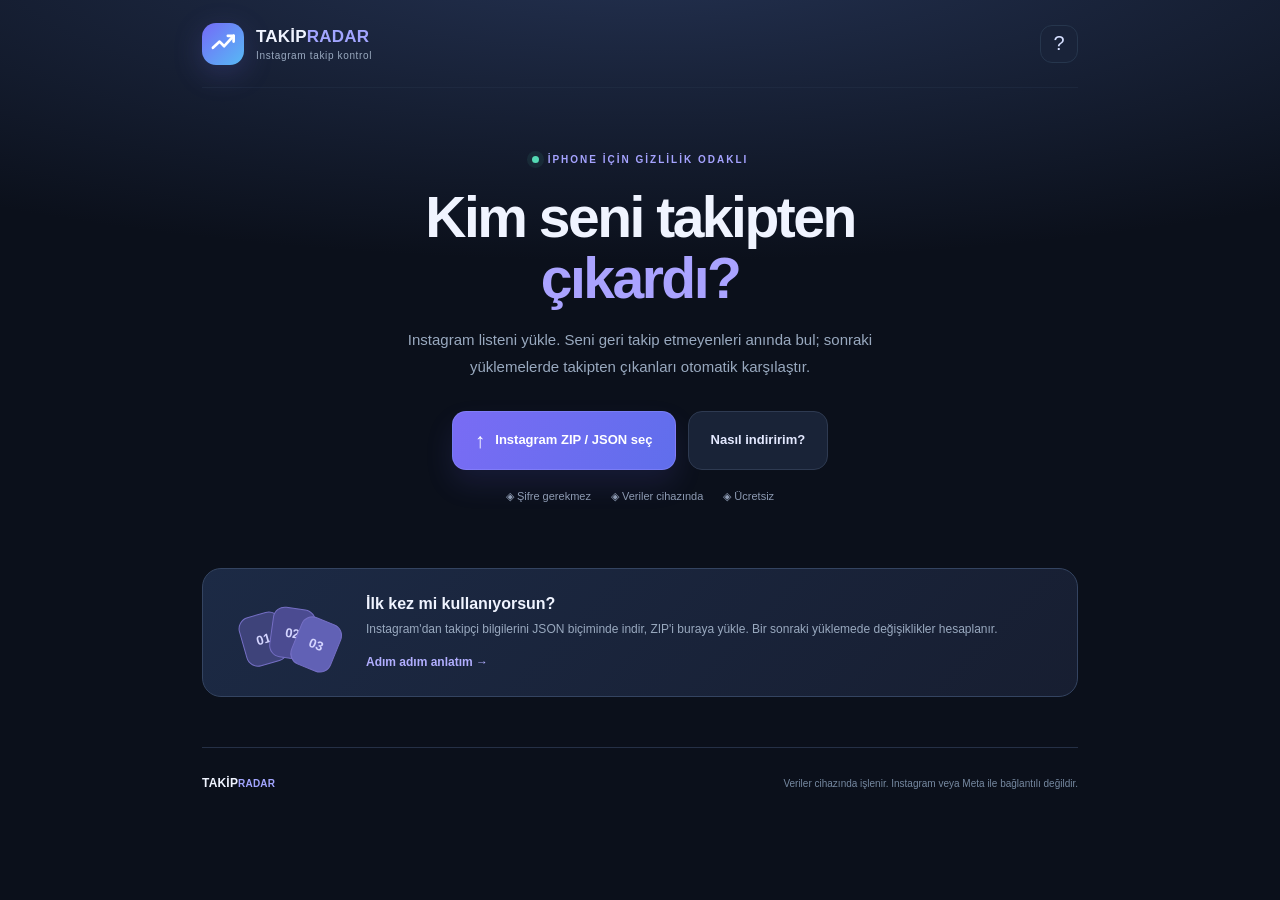
<file: takip-radar/index.html>
<!doctype html>
<html lang="tr">
<head>
  <meta charset="utf-8">
  <meta name="viewport" content="width=device-width,initial-scale=1,viewport-fit=cover">
  <meta name="theme-color" content="#0b101b">
  <meta name="description" content="Instagram takipçi değişimlerini güvenli ve yerel olarak karşılaştır. Şifre gerekmez.">
  <meta name="apple-mobile-web-app-capable" content="yes">
  <meta name="apple-mobile-web-app-status-bar-style" content="black-translucent">
  <meta name="apple-mobile-web-app-title" content="Takip Radar">
  <style>:root{color-scheme:dark;--bg:#0b101b;--card:#121c2d;--card2:#172239;--line:#26364d;--text:#f0f4ff;--muted:#99a9bf;--accent:#8e89ff;--blue:#65baf5;--pink:#ff87bf;--green:#54d9b4;font-family:ui-sans-serif,-apple-system,BlinkMacSystemFont,"SF Pro Display","Segoe UI",sans-serif;font-synthesis:none;-webkit-font-smoothing:antialiased}*{box-sizing:border-box}html{background:var(--bg);scroll-behavior:smooth}body{margin:0;background:radial-gradient(ellipse 90% 35% at 50% -6%,#243252 0%,rgba(16,24,40,0) 100%),var(--bg);color:var(--text);min-height:100vh}button,input,a{font:inherit}button{cursor:pointer}button:focus-visible,a:focus-visible,label:focus-visible{outline:2px solid #b5b3ff;outline-offset:3px}a{color:inherit;text-decoration:none}.page-shell{width:min(920px,100%);margin:auto;padding:0 22px}.topbar{height:88px;display:flex;align-items:center;justify-content:space-between;border-bottom:1px solid #26344a70}.brand{display:flex;gap:12px;align-items:center}.brand-mark{width:42px;height:42px;border-radius:14px;background:linear-gradient(135deg,#746af7,#57baf5);display:grid;place-items:center;color:white;box-shadow:0 8px 30px #716de63b}.brand-mark svg{width:27px}.brand b,.footer b{font-size:17px;letter-spacing:.2px}.brand b span,.footer b span{color:#a2a5ff}.brand small{display:block;margin-top:3px;font-size:10px;color:var(--muted);letter-spacing:.65px}.icon-button{background:#192339;color:#d5dfff;border:1px solid var(--line);width:38px;height:38px;border-radius:12px;font-size:20px;font-weight:500}.hero{text-align:center;padding:66px 18px 45px}.eyebrow,.section-kicker{color:#a5a3ff;font-size:10px;letter-spacing:2px;font-weight:800}.eyebrow{display:flex;gap:9px;justify-content:center;align-items:center}.live-dot{display:inline-block;width:7px;height:7px;background:var(--green);border-radius:100%;box-shadow:0 0 0 5px #54d9b415}.hero h1{font-weight:800;letter-spacing:-2.5px;font-size:clamp(36px,7vw,57px);line-height:1.07;margin:22px auto 17px;max-width:620px}.hero h1 em{font-style:normal;color:#aaa3ff}.hero p{font-size:15px;line-height:1.8;color:var(--muted);max-width:550px;margin:0 auto}.hero-actions{display:flex;justify-content:center;flex-wrap:wrap;gap:12px;margin:31px 0 20px}.primary-button,.secondary-button{border-radius:14px;min-height:51px;padding:15px 22px;display:inline-flex;align-items:center;justify-content:center;font-size:13px;font-weight:800;line-height:1.3;cursor:pointer}.primary-button{color:#fff;background:linear-gradient(115deg,#796cf4,#606eec);border:1px solid #9393ff66;box-shadow:0 14px 28px #6259d924}.secondary-button{color:#e4e9ff;background:#192337;border:1px solid #2e3a51}.upload-icon{font-size:21px;font-weight:400;margin-right:10px}.hero-meta{display:flex;gap:20px;justify-content:center;flex-wrap:wrap;color:#8e9bb3;font-size:11px}.status{border-radius:15px;border:1px solid #3c4f70;padding:15px 18px;font-size:13px;margin:5px 0 24px;line-height:1.6;background:#1d2a42}.status.success{background:#14342f;border-color:#27685d;color:#bbf6df}.status.error{background:#421d2b;border-color:#8b4259;color:#ffd0dc}.status.warn{background:#453222;border-color:#8d6945;color:#ffe6b8}.status .status-actions{display:flex;gap:9px;margin-top:9px;flex-wrap:wrap}.status button{border:1px solid #ffffff44;border-radius:8px;background:#ffffff17;padding:7px 12px;color:inherit}.section-heading{display:flex;justify-content:space-between;gap:15px;align-items:end;margin-bottom:18px}.section-heading h2{font-size:23px;letter-spacing:-.6px;margin:5px 0 0}.subtle-button{border:0;background:none;color:#b3b4ff;padding:8px 0;font-size:12px;font-weight:700}.subtle-button span{font-size:14px}.subtle-button.danger{color:#ffa2b3}.stat-grid{display:grid;grid-template-columns:repeat(4,minmax(0,1fr));gap:11px}.stat-card{background:linear-gradient(145deg,#172136,#111a2b);border:1px solid #273651;border-radius:17px;min-height:142px;padding:17px;display:flex;flex-direction:column;align-items:flex-start}.stat-card.accent-card{background:linear-gradient(145deg,#302149,#1b1a35);border-color:#5b477b}.stat-icon{width:33px;height:33px;border-radius:10px;display:grid;place-items:center;font-size:19px;font-weight:bold;margin-bottom:10px}.purple{background:#6657b944;color:#afa2ff}.blue{background:#267bb944;color:#76c9fb}.pink{background:#ba458a44;color:#ff9dcc}.amber{background:#bd873c44;color:#ffd08b}.stat-value{font-size:27px;letter-spacing:-.8px;font-weight:800;line-height:1.2}.stat-title{font-size:11px;color:var(--muted);margin-top:7px}.snapshot-note{color:#95a6bc;font-size:11px;margin:17px 1px 2px;line-height:1.6}.overview,.results,.history{margin-bottom:43px}.results{background:#101827;border:1px solid #283650;border-radius:20px;padding:21px 21px 14px}.tab-scroller{overflow-x:auto;margin:0 -2px 20px;padding:0 2px 3px;scrollbar-width:none}.tab-scroller::-webkit-scrollbar{display:none}.tabs{display:flex;gap:7px;white-space:nowrap}.tab{border:1px solid #2b3a51;background:#19253a;color:#9daec6;border-radius:10px;font-size:11px;font-weight:700;padding:11px 12px}.tab.active{background:#5950ac55;color:#ddd9ff;border-color:#827addaa}.tab b{margin-left:5px;background:#ffffff18;padding:3px 6px;border-radius:6px;font-size:10px}.search-wrap{border:1px solid #304059;border-radius:11px;height:45px;display:flex;align-items:center;padding:0 14px;gap:10px;background:#162033}.search-glass{font-size:25px;line-height:1;color:#72869f}.search-wrap input{min-width:0;flex:1;background:transparent;border:none;outline:none;color:#f1f6ff;font-size:13px}.search-wrap input::placeholder{color:#7e91ac}.list-counter{font-size:10px;color:#93a3ba;white-space:nowrap}.list-tip{padding:15px 1px;color:#9eacc0;font-size:11px;line-height:1.65}.user-row{display:flex;align-items:center;justify-content:space-between;gap:10px;border-top:1px solid #263448;padding:12px 2px}.user-left{display:flex;align-items:center;gap:11px;min-width:0}.avatar{flex:0 0 auto;width:38px;height:38px;display:grid;place-items:center;border-radius:50%;background:linear-gradient(135deg,#393b6d,#24334e);font-size:15px;font-weight:800;color:#c2c5ff}.username{font-size:13px;font-weight:700;color:#e4ecf9;overflow:hidden;text-overflow:ellipsis;white-space:nowrap}.user-sub{font-size:10px;margin-top:3px;color:#8192a9}.profile-link{color:#acafff;font-size:12px;font-weight:700;border:1px solid #39446a;border-radius:9px;padding:8px 12px;white-space:nowrap}.show-more{width:100%;border:1px solid #39476b;color:#b8c1ff;background:#1e2941;border-radius:10px;margin:12px 0;padding:11px;font-size:12px}.empty-state{padding:38px 10px;text-align:center;color:#95a7c2;font-size:12px;line-height:1.7}.empty-state .big{font-size:32px;display:block;margin-bottom:8px}.history-list{display:grid;gap:9px}.history-row{border:1px solid #2c3950;border-radius:14px;background:#131c2b;display:flex;justify-content:space-between;gap:12px;padding:15px;align-items:center}.history-row .date{font-size:13px;color:#e3eaff;font-weight:700}.history-row .counts{font-size:11px;color:#9babc0;margin-top:5px}.history-pill{font-size:10px;border:1px solid #42576c;border-radius:7px;padding:6px 8px;color:#b4c3d5;white-space:nowrap}.guide-preview{display:flex;gap:22px;padding:26px;background:linear-gradient(135deg,#1c2a45,#171e31);border:1px solid #344461;border-radius:19px;margin:20px 0 50px}.guide-art{width:115px;display:flex;flex:0 0 115px;align-items:center;justify-content:center;position:relative}.guide-art span{display:grid;place-items:center;width:43px;height:51px;background:#3e437a;border-radius:12px;font-size:13px;font-weight:900;color:#d4d5ff;border:1px solid #756fc5;position:absolute;transform:rotate(-16deg) translateX(-24px)}.guide-art span:nth-child(2){background:#4b4b91;transform:rotate(8deg) translateX(6px)}.guide-art span:nth-child(3){background:#6161b5;transform:rotate(22deg) translateX(32px)}.guide-preview h3{font-size:16px;margin:0 0 7px}.guide-preview p{color:var(--muted);font-size:12px;line-height:1.65;margin:0 0 12px}.guide-link{border:0;background:transparent;color:#b1aeff;font-weight:800;font-size:12px;padding:0}.footer{border-top:1px solid #253046;padding:28px 0 45px;display:flex;justify-content:space-between;align-items:center;gap:20px}.footer b{font-size:12px}.footer span{max-width:450px;color:#7689a1;font-size:10px;text-align:right;line-height:1.6}.dialog-backdrop{position:fixed;inset:0;z-index:50;display:grid;place-items:center;background:#070b12d9;padding:16px}.dialog-backdrop[hidden]{display:none}.dialog{background:#172137;border:1px solid #40516d;border-radius:22px;width:min(530px,100%);max-height:min(760px,90dvh);overflow:auto;padding:25px}.dialog-top{display:flex;justify-content:space-between;align-items:start;gap:16px}.dialog h2{font-size:23px;margin:6px 0 0}.steps{list-style:none;margin:25px 0 20px;padding:0;display:grid;gap:16px}.steps li{display:flex;gap:12px;align-items:start}.steps li span{background:#5155a5;color:#fff;width:25px;height:25px;flex:0 0 25px;border-radius:8px;display:grid;place-items:center;font-size:12px;font-weight:700}.steps li p{color:#bec9de;font-size:13px;line-height:1.55;margin:2px 0}.steps strong{color:#fff;font-weight:700}.dialog-note{padding:13px 15px;background:#26324b;border:1px solid #3d5070;border-radius:11px;color:#bbc8dc;font-size:12px;line-height:1.6}.dialog-action{display:flex;width:100%;margin-top:18px}.status[hidden],section[hidden]{display:none!important}@media(max-width:640px){.page-shell{padding:0 15px}.topbar{height:73px}.hero{padding:56px 4px 40px}.hero h1{letter-spacing:-1.7px}.hero p{font-size:13px}.hero-meta{gap:12px;font-size:10px}.hero-actions{gap:10px}.primary-button,.secondary-button{font-size:12px;padding:14px 16px}.stat-grid{grid-template-columns:repeat(2,minmax(0,1fr))}.stat-card{min-height:120px;padding:14px}.stat-value{font-size:25px}.results{padding:16px 12px 12px}.section-heading h2{font-size:20px}.subtle-button{font-size:11px}.guide-preview{padding:19px 15px}.guide-art{flex-basis:60px;width:60px}.guide-art span{width:28px;height:40px;font-size:10px}.guide-art span:nth-child(3){transform:rotate(22deg) translateX(17px)}.footer{align-items:start}.footer span{font-size:9px}.dialog{padding:19px}}
</style>
  <title>Takip Radar — Instagram Takip Kontrol</title>
</head>
<body>
  <div class="page-shell">
    <header class="topbar">
      <div class="brand"><span class="brand-mark" aria-hidden="true"><svg viewBox="0 0 28 28" fill="none"><path d="M3 18.5 10 12l4.7 4.8L24.5 6" stroke="currentColor" stroke-width="2.8" stroke-linecap="round" stroke-linejoin="round"/><path d="M18.5 6h6v6" stroke="currentColor" stroke-width="2.8" stroke-linecap="round" stroke-linejoin="round"/></svg></span><div><b>TAKİP<span>RADAR</span></b><small>Instagram takip kontrol</small></div></div>
      <button class="icon-button" id="helpBtn" aria-label="Nasıl kullanılır?" title="Nasıl kullanılır?">?</button>
    </header>
    <main>
      <section class="hero">
        <div class="eyebrow"><span class="live-dot"></span> İPHONE İÇİN GİZLİLİK ODAKLI</div>
        <h1>Kim seni takipten <em>çıkardı?</em></h1>
        <p>Instagram listeni yükle. Seni geri takip etmeyenleri anında bul; sonraki yüklemelerde takipten çıkanları otomatik karşılaştır.</p>
        <div class="hero-actions">
          <label class="primary-button" for="fileInput"><span class="upload-icon">↑</span> Instagram ZIP / JSON seç</label>
          <input type="file" id="fileInput" accept=".zip,.json,application/zip,application/json" multiple hidden>
          <button class="secondary-button" id="howBtn">Nasıl indiririm?</button>
        </div>
        <div class="hero-meta"><span>◈ Şifre gerekmez</span><span>◈ Veriler cihazında</span><span>◈ Ücretsiz</span></div>
      </section>

      <section class="status" id="statusBox" role="status" aria-live="polite" hidden></section>

      <section class="overview" id="overview" hidden>
        <div class="section-heading"><div><span class="section-kicker">GENEL DURUM</span><h2>Hesap özeti</h2></div><button class="subtle-button" id="refreshBtn">Yeni dosya yükle <span>↗</span></button></div>
        <div class="stat-grid">
          <div class="stat-card"><div class="stat-icon purple">↙</div><div class="stat-value" id="countFollowers">—</div><div class="stat-title">Takipçilerin</div></div>
          <div class="stat-card"><div class="stat-icon blue">↗</div><div class="stat-value" id="countFollowing">—</div><div class="stat-title">Takip ettiklerin</div></div>
          <div class="stat-card accent-card"><div class="stat-icon pink">≠</div><div class="stat-value" id="countNotBack">—</div><div class="stat-title">Seni takip etmeyen</div></div>
          <div class="stat-card"><div class="stat-icon amber">−</div><div class="stat-value" id="countLost">—</div><div class="stat-title">Takipten çıkan (son iki liste)</div></div>
        </div>
        <div class="snapshot-note" id="snapshotNote"></div>
      </section>

      <section class="results" id="results" hidden>
        <div class="section-heading"><div><span class="section-kicker">KARŞILAŞTIRMA</span><h2>Hesap listeleri</h2></div><button class="subtle-button" id="csvBtn" title="Görüntülenen listeyi CSV olarak indir">Dışa aktar ↓</button></div>
        <div class="tab-scroller"><div class="tabs" role="tablist" aria-label="Karşılaştırma listeleri">
          <button data-tab="notback" class="tab active" role="tab" aria-selected="true">Geri takip etmeyen <b id="tabCountNotBack">0</b></button>
          <button data-tab="lost" class="tab" role="tab" aria-selected="false">Takipten çıkan <b id="tabCountLost">0</b></button>
          <button data-tab="new" class="tab" role="tab" aria-selected="false">Yeni takipçi <b id="tabCountNew">0</b></button>
          <button data-tab="fans" class="tab" role="tab" aria-selected="false">Seni takip eden <b id="tabCountFans">0</b></button>
        </div></div>
        <div class="search-wrap"><span class="search-glass" aria-hidden="true">⌕</span><input id="searchInput" type="search" placeholder="Kullanıcı adı ara" autocomplete="off" spellcheck="false" aria-label="Kullanıcı adı ara"><span id="listCount" class="list-counter"></span></div>
        <div class="list-tip" id="listTip"></div>
        <div id="userList" class="users-list"></div>
        <button id="showMoreBtn" class="show-more" hidden>Daha fazla göster ↓</button>
      </section>

      <section class="history" id="history" hidden>
        <div class="section-heading"><div><span class="section-kicker">GEÇMİŞ</span><h2>Kayıtlı kontroller</h2></div><button class="subtle-button danger" id="clearBtn">Geçmişi sil</button></div>
        <div class="history-list" id="historyList"></div>
      </section>

      <section class="guide-preview" id="guidePreview"><div class="guide-art" aria-hidden="true"><span>01</span><span>02</span><span>03</span></div><div><h3>İlk kez mi kullanıyorsun?</h3><p>Instagram'dan takipçi bilgilerini JSON biçiminde indir, ZIP'i buraya yükle. Bir sonraki yüklemede değişiklikler hesaplanır.</p><button class="guide-link" id="guideBtn">Adım adım anlatım →</button></div></section>
    </main>
    <footer class="footer"><b>TAKİP<span>RADAR</span></b><span>Veriler cihazında işlenir. Instagram veya Meta ile bağlantılı değildir.</span></footer>
  </div>

  <div class="dialog-backdrop" id="guideDialog" hidden>
    <div class="dialog" role="dialog" aria-modal="true" aria-labelledby="dialogTitle"><div class="dialog-top"><div><span class="section-kicker">KURULUM / VERİ İNDİRME</span><h2 id="dialogTitle">Instagram verisini al</h2></div><button class="icon-button" id="closeDialog" aria-label="Kapat">×</button></div>
    <ol class="steps"><li><span>1</span><p>Instagram → Profil → <strong>☰</strong> → <strong>Hesaplar Merkezi</strong>.</p></li><li><span>2</span><p><strong>Bilgilerin ve izinlerin</strong> → <strong>Bilgilerini dışa aktar</strong>.</p></li><li><span>3</span><p><strong>Bilgilerinin bazıları</strong> → <strong>Takipçiler ve takip edilenler</strong> seç.</p></li><li><span>4</span><p><strong>Tarih aralığı: Tüm zamanlar</strong>, <strong>Biçim: JSON</strong> yap ve dışa aktarımı başlat.</p></li><li><span>5</span><p>Instagram dosyanı hazırlayınca ZIP'i <strong>iPhone Dosyalar</strong> uygulamasına indir ve buradan seç.</p></li></ol>
    <div class="dialog-note"><strong>Önemli:</strong> İlk yükleme mevcut durumu gösterir. Daha sonra yeni bir dosya yükleyince, son iki tam listeyi karşılaştırarak değişiklikleri bulur. Bu uygulama Instagram'a arka planda bağlanmaz.</div>
    <a class="primary-button dialog-action" href="https://accountscenter.instagram.com/info_and_permissions/" target="_blank" rel="noopener noreferrer">Hesaplar Merkezi'ne git ↗</a>
    </div>
  </div>

  <script>/*!

JSZip v3.10.1 - A JavaScript class for generating and reading zip files
<http://stuartk.com/jszip>

(c) 2009-2016 Stuart Knightley <stuart [at] stuartk.com>
Dual licenced under the MIT license or GPLv3. See https://raw.github.com/Stuk/jszip/main/LICENSE.markdown.

JSZip uses the library pako released under the MIT license :
https://github.com/nodeca/pako/blob/main/LICENSE
*/

!function(e){if("object"==typeof exports&&"undefined"!=typeof module)module.exports=e();else if("function"==typeof define&&define.amd)define([],e);else{("undefined"!=typeof window?window:"undefined"!=typeof global?global:"undefined"!=typeof self?self:this).JSZip=e()}}(function(){return function s(a,o,h){function u(r,e){if(!o[r]){if(!a[r]){var t="function"==typeof require&&require;if(!e&&t)return t(r,!0);if(l)return l(r,!0);var n=new Error("Cannot find module '"+r+"'");throw n.code="MODULE_NOT_FOUND",n}var i=o[r]={exports:{}};a[r][0].call(i.exports,function(e){var t=a[r][1][e];return u(t||e)},i,i.exports,s,a,o,h)}return o[r].exports}for(var l="function"==typeof require&&require,e=0;e<h.length;e++)u(h[e]);return u}({1:[function(e,t,r){"use strict";var d=e("./utils"),c=e("./support"),p="ABCDEFGHIJKLMNOPQRSTUVWXYZabcdefghijklmnopqrstuvwxyz0123456789+/=";r.encode=function(e){for(var t,r,n,i,s,a,o,h=[],u=0,l=e.length,f=l,c="string"!==d.getTypeOf(e);u<e.length;)f=l-u,n=c?(t=e[u++],r=u<l?e[u++]:0,u<l?e[u++]:0):(t=e.charCodeAt(u++),r=u<l?e.charCodeAt(u++):0,u<l?e.charCodeAt(u++):0),i=t>>2,s=(3&t)<<4|r>>4,a=1<f?(15&r)<<2|n>>6:64,o=2<f?63&n:64,h.push(p.charAt(i)+p.charAt(s)+p.charAt(a)+p.charAt(o));return h.join("")},r.decode=function(e){var t,r,n,i,s,a,o=0,h=0,u="data:";if(e.substr(0,u.length)===u)throw new Error("Invalid base64 input, it looks like a data url.");var l,f=3*(e=e.replace(/[^A-Za-z0-9+/=]/g,"")).length/4;if(e.charAt(e.length-1)===p.charAt(64)&&f--,e.charAt(e.length-2)===p.charAt(64)&&f--,f%1!=0)throw new Error("Invalid base64 input, bad content length.");for(l=c.uint8array?new Uint8Array(0|f):new Array(0|f);o<e.length;)t=p.indexOf(e.charAt(o++))<<2|(i=p.indexOf(e.charAt(o++)))>>4,r=(15&i)<<4|(s=p.indexOf(e.charAt(o++)))>>2,n=(3&s)<<6|(a=p.indexOf(e.charAt(o++))),l[h++]=t,64!==s&&(l[h++]=r),64!==a&&(l[h++]=n);return l}},{"./support":30,"./utils":32}],2:[function(e,t,r){"use strict";var n=e("./external"),i=e("./stream/DataWorker"),s=e("./stream/Crc32Probe"),a=e("./stream/DataLengthProbe");function o(e,t,r,n,i){this.compressedSize=e,this.uncompressedSize=t,this.crc32=r,this.compression=n,this.compressedContent=i}o.prototype={getContentWorker:function(){var e=new i(n.Promise.resolve(this.compressedContent)).pipe(this.compression.uncompressWorker()).pipe(new a("data_length")),t=this;return e.on("end",function(){if(this.streamInfo.data_length!==t.uncompressedSize)throw new Error("Bug : uncompressed data size mismatch")}),e},getCompressedWorker:function(){return new i(n.Promise.resolve(this.compressedContent)).withStreamInfo("compressedSize",this.compressedSize).withStreamInfo("uncompressedSize",this.uncompressedSize).withStreamInfo("crc32",this.crc32).withStreamInfo("compression",this.compression)}},o.createWorkerFrom=function(e,t,r){return e.pipe(new s).pipe(new a("uncompressedSize")).pipe(t.compressWorker(r)).pipe(new a("compressedSize")).withStreamInfo("compression",t)},t.exports=o},{"./external":6,"./stream/Crc32Probe":25,"./stream/DataLengthProbe":26,"./stream/DataWorker":27}],3:[function(e,t,r){"use strict";var n=e("./stream/GenericWorker");r.STORE={magic:"\0\0",compressWorker:function(){return new n("STORE compression")},uncompressWorker:function(){return new n("STORE decompression")}},r.DEFLATE=e("./flate")},{"./flate":7,"./stream/GenericWorker":28}],4:[function(e,t,r){"use strict";var n=e("./utils");var o=function(){for(var e,t=[],r=0;r<256;r++){e=r;for(var n=0;n<8;n++)e=1&e?3988292384^e>>>1:e>>>1;t[r]=e}return t}();t.exports=function(e,t){return void 0!==e&&e.length?"string"!==n.getTypeOf(e)?function(e,t,r,n){var i=o,s=n+r;e^=-1;for(var a=n;a<s;a++)e=e>>>8^i[255&(e^t[a])];return-1^e}(0|t,e,e.length,0):function(e,t,r,n){var i=o,s=n+r;e^=-1;for(var a=n;a<s;a++)e=e>>>8^i[255&(e^t.charCodeAt(a))];return-1^e}(0|t,e,e.length,0):0}},{"./utils":32}],5:[function(e,t,r){"use strict";r.base64=!1,r.binary=!1,r.dir=!1,r.createFolders=!0,r.date=null,r.compression=null,r.compressionOptions=null,r.comment=null,r.unixPermissions=null,r.dosPermissions=null},{}],6:[function(e,t,r){"use strict";var n=null;n="undefined"!=typeof Promise?Promise:e("lie"),t.exports={Promise:n}},{lie:37}],7:[function(e,t,r){"use strict";var n="undefined"!=typeof Uint8Array&&"undefined"!=typeof Uint16Array&&"undefined"!=typeof Uint32Array,i=e("pako"),s=e("./utils"),a=e("./stream/GenericWorker"),o=n?"uint8array":"array";function h(e,t){a.call(this,"FlateWorker/"+e),this._pako=null,this._pakoAction=e,this._pakoOptions=t,this.meta={}}r.magic="\b\0",s.inherits(h,a),h.prototype.processChunk=function(e){this.meta=e.meta,null===this._pako&&this._createPako(),this._pako.push(s.transformTo(o,e.data),!1)},h.prototype.flush=function(){a.prototype.flush.call(this),null===this._pako&&this._createPako(),this._pako.push([],!0)},h.prototype.cleanUp=function(){a.prototype.cleanUp.call(this),this._pako=null},h.prototype._createPako=function(){this._pako=new i[this._pakoAction]({raw:!0,level:this._pakoOptions.level||-1});var t=this;this._pako.onData=function(e){t.push({data:e,meta:t.meta})}},r.compressWorker=function(e){return new h("Deflate",e)},r.uncompressWorker=function(){return new h("Inflate",{})}},{"./stream/GenericWorker":28,"./utils":32,pako:38}],8:[function(e,t,r){"use strict";function A(e,t){var r,n="";for(r=0;r<t;r++)n+=String.fromCharCode(255&e),e>>>=8;return n}function n(e,t,r,n,i,s){var a,o,h=e.file,u=e.compression,l=s!==O.utf8encode,f=I.transformTo("string",s(h.name)),c=I.transformTo("string",O.utf8encode(h.name)),d=h.comment,p=I.transformTo("string",s(d)),m=I.transformTo("string",O.utf8encode(d)),_=c.length!==h.name.length,g=m.length!==d.length,b="",v="",y="",w=h.dir,k=h.date,x={crc32:0,compressedSize:0,uncompressedSize:0};t&&!r||(x.crc32=e.crc32,x.compressedSize=e.compressedSize,x.uncompressedSize=e.uncompressedSize);var S=0;t&&(S|=8),l||!_&&!g||(S|=2048);var z=0,C=0;w&&(z|=16),"UNIX"===i?(C=798,z|=function(e,t){var r=e;return e||(r=t?16893:33204),(65535&r)<<16}(h.unixPermissions,w)):(C=20,z|=function(e){return 63&(e||0)}(h.dosPermissions)),a=k.getUTCHours(),a<<=6,a|=k.getUTCMinutes(),a<<=5,a|=k.getUTCSeconds()/2,o=k.getUTCFullYear()-1980,o<<=4,o|=k.getUTCMonth()+1,o<<=5,o|=k.getUTCDate(),_&&(v=A(1,1)+A(B(f),4)+c,b+="up"+A(v.length,2)+v),g&&(y=A(1,1)+A(B(p),4)+m,b+="uc"+A(y.length,2)+y);var E="";return E+="\n\0",E+=A(S,2),E+=u.magic,E+=A(a,2),E+=A(o,2),E+=A(x.crc32,4),E+=A(x.compressedSize,4),E+=A(x.uncompressedSize,4),E+=A(f.length,2),E+=A(b.length,2),{fileRecord:R.LOCAL_FILE_HEADER+E+f+b,dirRecord:R.CENTRAL_FILE_HEADER+A(C,2)+E+A(p.length,2)+"\0\0\0\0"+A(z,4)+A(n,4)+f+b+p}}var I=e("../utils"),i=e("../stream/GenericWorker"),O=e("../utf8"),B=e("../crc32"),R=e("../signature");function s(e,t,r,n){i.call(this,"ZipFileWorker"),this.bytesWritten=0,this.zipComment=t,this.zipPlatform=r,this.encodeFileName=n,this.streamFiles=e,this.accumulate=!1,this.contentBuffer=[],this.dirRecords=[],this.currentSourceOffset=0,this.entriesCount=0,this.currentFile=null,this._sources=[]}I.inherits(s,i),s.prototype.push=function(e){var t=e.meta.percent||0,r=this.entriesCount,n=this._sources.length;this.accumulate?this.contentBuffer.push(e):(this.bytesWritten+=e.data.length,i.prototype.push.call(this,{data:e.data,meta:{currentFile:this.currentFile,percent:r?(t+100*(r-n-1))/r:100}}))},s.prototype.openedSource=function(e){this.currentSourceOffset=this.bytesWritten,this.currentFile=e.file.name;var t=this.streamFiles&&!e.file.dir;if(t){var r=n(e,t,!1,this.currentSourceOffset,this.zipPlatform,this.encodeFileName);this.push({data:r.fileRecord,meta:{percent:0}})}else this.accumulate=!0},s.prototype.closedSource=function(e){this.accumulate=!1;var t=this.streamFiles&&!e.file.dir,r=n(e,t,!0,this.currentSourceOffset,this.zipPlatform,this.encodeFileName);if(this.dirRecords.push(r.dirRecord),t)this.push({data:function(e){return R.DATA_DESCRIPTOR+A(e.crc32,4)+A(e.compressedSize,4)+A(e.uncompressedSize,4)}(e),meta:{percent:100}});else for(this.push({data:r.fileRecord,meta:{percent:0}});this.contentBuffer.length;)this.push(this.contentBuffer.shift());this.currentFile=null},s.prototype.flush=function(){for(var e=this.bytesWritten,t=0;t<this.dirRecords.length;t++)this.push({data:this.dirRecords[t],meta:{percent:100}});var r=this.bytesWritten-e,n=function(e,t,r,n,i){var s=I.transformTo("string",i(n));return R.CENTRAL_DIRECTORY_END+"\0\0\0\0"+A(e,2)+A(e,2)+A(t,4)+A(r,4)+A(s.length,2)+s}(this.dirRecords.length,r,e,this.zipComment,this.encodeFileName);this.push({data:n,meta:{percent:100}})},s.prototype.prepareNextSource=function(){this.previous=this._sources.shift(),this.openedSource(this.previous.streamInfo),this.isPaused?this.previous.pause():this.previous.resume()},s.prototype.registerPrevious=function(e){this._sources.push(e);var t=this;return e.on("data",function(e){t.processChunk(e)}),e.on("end",function(){t.closedSource(t.previous.streamInfo),t._sources.length?t.prepareNextSource():t.end()}),e.on("error",function(e){t.error(e)}),this},s.prototype.resume=function(){return!!i.prototype.resume.call(this)&&(!this.previous&&this._sources.length?(this.prepareNextSource(),!0):this.previous||this._sources.length||this.generatedError?void 0:(this.end(),!0))},s.prototype.error=function(e){var t=this._sources;if(!i.prototype.error.call(this,e))return!1;for(var r=0;r<t.length;r++)try{t[r].error(e)}catch(e){}return!0},s.prototype.lock=function(){i.prototype.lock.call(this);for(var e=this._sources,t=0;t<e.length;t++)e[t].lock()},t.exports=s},{"../crc32":4,"../signature":23,"../stream/GenericWorker":28,"../utf8":31,"../utils":32}],9:[function(e,t,r){"use strict";var u=e("../compressions"),n=e("./ZipFileWorker");r.generateWorker=function(e,a,t){var o=new n(a.streamFiles,t,a.platform,a.encodeFileName),h=0;try{e.forEach(function(e,t){h++;var r=function(e,t){var r=e||t,n=u[r];if(!n)throw new Error(r+" is not a valid compression method !");return n}(t.options.compression,a.compression),n=t.options.compressionOptions||a.compressionOptions||{},i=t.dir,s=t.date;t._compressWorker(r,n).withStreamInfo("file",{name:e,dir:i,date:s,comment:t.comment||"",unixPermissions:t.unixPermissions,dosPermissions:t.dosPermissions}).pipe(o)}),o.entriesCount=h}catch(e){o.error(e)}return o}},{"../compressions":3,"./ZipFileWorker":8}],10:[function(e,t,r){"use strict";function n(){if(!(this instanceof n))return new n;if(arguments.length)throw new Error("The constructor with parameters has been removed in JSZip 3.0, please check the upgrade guide.");this.files=Object.create(null),this.comment=null,this.root="",this.clone=function(){var e=new n;for(var t in this)"function"!=typeof this[t]&&(e[t]=this[t]);return e}}(n.prototype=e("./object")).loadAsync=e("./load"),n.support=e("./support"),n.defaults=e("./defaults"),n.version="3.10.1",n.loadAsync=function(e,t){return(new n).loadAsync(e,t)},n.external=e("./external"),t.exports=n},{"./defaults":5,"./external":6,"./load":11,"./object":15,"./support":30}],11:[function(e,t,r){"use strict";var u=e("./utils"),i=e("./external"),n=e("./utf8"),s=e("./zipEntries"),a=e("./stream/Crc32Probe"),l=e("./nodejsUtils");function f(n){return new i.Promise(function(e,t){var r=n.decompressed.getContentWorker().pipe(new a);r.on("error",function(e){t(e)}).on("end",function(){r.streamInfo.crc32!==n.decompressed.crc32?t(new Error("Corrupted zip : CRC32 mismatch")):e()}).resume()})}t.exports=function(e,o){var h=this;return o=u.extend(o||{},{base64:!1,checkCRC32:!1,optimizedBinaryString:!1,createFolders:!1,decodeFileName:n.utf8decode}),l.isNode&&l.isStream(e)?i.Promise.reject(new Error("JSZip can't accept a stream when loading a zip file.")):u.prepareContent("the loaded zip file",e,!0,o.optimizedBinaryString,o.base64).then(function(e){var t=new s(o);return t.load(e),t}).then(function(e){var t=[i.Promise.resolve(e)],r=e.files;if(o.checkCRC32)for(var n=0;n<r.length;n++)t.push(f(r[n]));return i.Promise.all(t)}).then(function(e){for(var t=e.shift(),r=t.files,n=0;n<r.length;n++){var i=r[n],s=i.fileNameStr,a=u.resolve(i.fileNameStr);h.file(a,i.decompressed,{binary:!0,optimizedBinaryString:!0,date:i.date,dir:i.dir,comment:i.fileCommentStr.length?i.fileCommentStr:null,unixPermissions:i.unixPermissions,dosPermissions:i.dosPermissions,createFolders:o.createFolders}),i.dir||(h.file(a).unsafeOriginalName=s)}return t.zipComment.length&&(h.comment=t.zipComment),h})}},{"./external":6,"./nodejsUtils":14,"./stream/Crc32Probe":25,"./utf8":31,"./utils":32,"./zipEntries":33}],12:[function(e,t,r){"use strict";var n=e("../utils"),i=e("../stream/GenericWorker");function s(e,t){i.call(this,"Nodejs stream input adapter for "+e),this._upstreamEnded=!1,this._bindStream(t)}n.inherits(s,i),s.prototype._bindStream=function(e){var t=this;(this._stream=e).pause(),e.on("data",function(e){t.push({data:e,meta:{percent:0}})}).on("error",function(e){t.isPaused?this.generatedError=e:t.error(e)}).on("end",function(){t.isPaused?t._upstreamEnded=!0:t.end()})},s.prototype.pause=function(){return!!i.prototype.pause.call(this)&&(this._stream.pause(),!0)},s.prototype.resume=function(){return!!i.prototype.resume.call(this)&&(this._upstreamEnded?this.end():this._stream.resume(),!0)},t.exports=s},{"../stream/GenericWorker":28,"../utils":32}],13:[function(e,t,r){"use strict";var i=e("readable-stream").Readable;function n(e,t,r){i.call(this,t),this._helper=e;var n=this;e.on("data",function(e,t){n.push(e)||n._helper.pause(),r&&r(t)}).on("error",function(e){n.emit("error",e)}).on("end",function(){n.push(null)})}e("../utils").inherits(n,i),n.prototype._read=function(){this._helper.resume()},t.exports=n},{"../utils":32,"readable-stream":16}],14:[function(e,t,r){"use strict";t.exports={isNode:"undefined"!=typeof Buffer,newBufferFrom:function(e,t){if(Buffer.from&&Buffer.from!==Uint8Array.from)return Buffer.from(e,t);if("number"==typeof e)throw new Error('The "data" argument must not be a number');return new Buffer(e,t)},allocBuffer:function(e){if(Buffer.alloc)return Buffer.alloc(e);var t=new Buffer(e);return t.fill(0),t},isBuffer:function(e){return Buffer.isBuffer(e)},isStream:function(e){return e&&"function"==typeof e.on&&"function"==typeof e.pause&&"function"==typeof e.resume}}},{}],15:[function(e,t,r){"use strict";function s(e,t,r){var n,i=u.getTypeOf(t),s=u.extend(r||{},f);s.date=s.date||new Date,null!==s.compression&&(s.compression=s.compression.toUpperCase()),"string"==typeof s.unixPermissions&&(s.unixPermissions=parseInt(s.unixPermissions,8)),s.unixPermissions&&16384&s.unixPermissions&&(s.dir=!0),s.dosPermissions&&16&s.dosPermissions&&(s.dir=!0),s.dir&&(e=g(e)),s.createFolders&&(n=_(e))&&b.call(this,n,!0);var a="string"===i&&!1===s.binary&&!1===s.base64;r&&void 0!==r.binary||(s.binary=!a),(t instanceof c&&0===t.uncompressedSize||s.dir||!t||0===t.length)&&(s.base64=!1,s.binary=!0,t="",s.compression="STORE",i="string");var o=null;o=t instanceof c||t instanceof l?t:p.isNode&&p.isStream(t)?new m(e,t):u.prepareContent(e,t,s.binary,s.optimizedBinaryString,s.base64);var h=new d(e,o,s);this.files[e]=h}var i=e("./utf8"),u=e("./utils"),l=e("./stream/GenericWorker"),a=e("./stream/StreamHelper"),f=e("./defaults"),c=e("./compressedObject"),d=e("./zipObject"),o=e("./generate"),p=e("./nodejsUtils"),m=e("./nodejs/NodejsStreamInputAdapter"),_=function(e){"/"===e.slice(-1)&&(e=e.substring(0,e.length-1));var t=e.lastIndexOf("/");return 0<t?e.substring(0,t):""},g=function(e){return"/"!==e.slice(-1)&&(e+="/"),e},b=function(e,t){return t=void 0!==t?t:f.createFolders,e=g(e),this.files[e]||s.call(this,e,null,{dir:!0,createFolders:t}),this.files[e]};function h(e){return"[object RegExp]"===Object.prototype.toString.call(e)}var n={load:function(){throw new Error("This method has been removed in JSZip 3.0, please check the upgrade guide.")},forEach:function(e){var t,r,n;for(t in this.files)n=this.files[t],(r=t.slice(this.root.length,t.length))&&t.slice(0,this.root.length)===this.root&&e(r,n)},filter:function(r){var n=[];return this.forEach(function(e,t){r(e,t)&&n.push(t)}),n},file:function(e,t,r){if(1!==arguments.length)return e=this.root+e,s.call(this,e,t,r),this;if(h(e)){var n=e;return this.filter(function(e,t){return!t.dir&&n.test(e)})}var i=this.files[this.root+e];return i&&!i.dir?i:null},folder:function(r){if(!r)return this;if(h(r))return this.filter(function(e,t){return t.dir&&r.test(e)});var e=this.root+r,t=b.call(this,e),n=this.clone();return n.root=t.name,n},remove:function(r){r=this.root+r;var e=this.files[r];if(e||("/"!==r.slice(-1)&&(r+="/"),e=this.files[r]),e&&!e.dir)delete this.files[r];else for(var t=this.filter(function(e,t){return t.name.slice(0,r.length)===r}),n=0;n<t.length;n++)delete this.files[t[n].name];return this},generate:function(){throw new Error("This method has been removed in JSZip 3.0, please check the upgrade guide.")},generateInternalStream:function(e){var t,r={};try{if((r=u.extend(e||{},{streamFiles:!1,compression:"STORE",compressionOptions:null,type:"",platform:"DOS",comment:null,mimeType:"application/zip",encodeFileName:i.utf8encode})).type=r.type.toLowerCase(),r.compression=r.compression.toUpperCase(),"binarystring"===r.type&&(r.type="string"),!r.type)throw new Error("No output type specified.");u.checkSupport(r.type),"darwin"!==r.platform&&"freebsd"!==r.platform&&"linux"!==r.platform&&"sunos"!==r.platform||(r.platform="UNIX"),"win32"===r.platform&&(r.platform="DOS");var n=r.comment||this.comment||"";t=o.generateWorker(this,r,n)}catch(e){(t=new l("error")).error(e)}return new a(t,r.type||"string",r.mimeType)},generateAsync:function(e,t){return this.generateInternalStream(e).accumulate(t)},generateNodeStream:function(e,t){return(e=e||{}).type||(e.type="nodebuffer"),this.generateInternalStream(e).toNodejsStream(t)}};t.exports=n},{"./compressedObject":2,"./defaults":5,"./generate":9,"./nodejs/NodejsStreamInputAdapter":12,"./nodejsUtils":14,"./stream/GenericWorker":28,"./stream/StreamHelper":29,"./utf8":31,"./utils":32,"./zipObject":35}],16:[function(e,t,r){"use strict";t.exports=e("stream")},{stream:void 0}],17:[function(e,t,r){"use strict";var n=e("./DataReader");function i(e){n.call(this,e);for(var t=0;t<this.data.length;t++)e[t]=255&e[t]}e("../utils").inherits(i,n),i.prototype.byteAt=function(e){return this.data[this.zero+e]},i.prototype.lastIndexOfSignature=function(e){for(var t=e.charCodeAt(0),r=e.charCodeAt(1),n=e.charCodeAt(2),i=e.charCodeAt(3),s=this.length-4;0<=s;--s)if(this.data[s]===t&&this.data[s+1]===r&&this.data[s+2]===n&&this.data[s+3]===i)return s-this.zero;return-1},i.prototype.readAndCheckSignature=function(e){var t=e.charCodeAt(0),r=e.charCodeAt(1),n=e.charCodeAt(2),i=e.charCodeAt(3),s=this.readData(4);return t===s[0]&&r===s[1]&&n===s[2]&&i===s[3]},i.prototype.readData=function(e){if(this.checkOffset(e),0===e)return[];var t=this.data.slice(this.zero+this.index,this.zero+this.index+e);return this.index+=e,t},t.exports=i},{"../utils":32,"./DataReader":18}],18:[function(e,t,r){"use strict";var n=e("../utils");function i(e){this.data=e,this.length=e.length,this.index=0,this.zero=0}i.prototype={checkOffset:function(e){this.checkIndex(this.index+e)},checkIndex:function(e){if(this.length<this.zero+e||e<0)throw new Error("End of data reached (data length = "+this.length+", asked index = "+e+"). Corrupted zip ?")},setIndex:function(e){this.checkIndex(e),this.index=e},skip:function(e){this.setIndex(this.index+e)},byteAt:function(){},readInt:function(e){var t,r=0;for(this.checkOffset(e),t=this.index+e-1;t>=this.index;t--)r=(r<<8)+this.byteAt(t);return this.index+=e,r},readString:function(e){return n.transformTo("string",this.readData(e))},readData:function(){},lastIndexOfSignature:function(){},readAndCheckSignature:function(){},readDate:function(){var e=this.readInt(4);return new Date(Date.UTC(1980+(e>>25&127),(e>>21&15)-1,e>>16&31,e>>11&31,e>>5&63,(31&e)<<1))}},t.exports=i},{"../utils":32}],19:[function(e,t,r){"use strict";var n=e("./Uint8ArrayReader");function i(e){n.call(this,e)}e("../utils").inherits(i,n),i.prototype.readData=function(e){this.checkOffset(e);var t=this.data.slice(this.zero+this.index,this.zero+this.index+e);return this.index+=e,t},t.exports=i},{"../utils":32,"./Uint8ArrayReader":21}],20:[function(e,t,r){"use strict";var n=e("./DataReader");function i(e){n.call(this,e)}e("../utils").inherits(i,n),i.prototype.byteAt=function(e){return this.data.charCodeAt(this.zero+e)},i.prototype.lastIndexOfSignature=function(e){return this.data.lastIndexOf(e)-this.zero},i.prototype.readAndCheckSignature=function(e){return e===this.readData(4)},i.prototype.readData=function(e){this.checkOffset(e);var t=this.data.slice(this.zero+this.index,this.zero+this.index+e);return this.index+=e,t},t.exports=i},{"../utils":32,"./DataReader":18}],21:[function(e,t,r){"use strict";var n=e("./ArrayReader");function i(e){n.call(this,e)}e("../utils").inherits(i,n),i.prototype.readData=function(e){if(this.checkOffset(e),0===e)return new Uint8Array(0);var t=this.data.subarray(this.zero+this.index,this.zero+this.index+e);return this.index+=e,t},t.exports=i},{"../utils":32,"./ArrayReader":17}],22:[function(e,t,r){"use strict";var n=e("../utils"),i=e("../support"),s=e("./ArrayReader"),a=e("./StringReader"),o=e("./NodeBufferReader"),h=e("./Uint8ArrayReader");t.exports=function(e){var t=n.getTypeOf(e);return n.checkSupport(t),"string"!==t||i.uint8array?"nodebuffer"===t?new o(e):i.uint8array?new h(n.transformTo("uint8array",e)):new s(n.transformTo("array",e)):new a(e)}},{"../support":30,"../utils":32,"./ArrayReader":17,"./NodeBufferReader":19,"./StringReader":20,"./Uint8ArrayReader":21}],23:[function(e,t,r){"use strict";r.LOCAL_FILE_HEADER="PK",r.CENTRAL_FILE_HEADER="PK",r.CENTRAL_DIRECTORY_END="PK",r.ZIP64_CENTRAL_DIRECTORY_LOCATOR="PK",r.ZIP64_CENTRAL_DIRECTORY_END="PK",r.DATA_DESCRIPTOR="PK\b"},{}],24:[function(e,t,r){"use strict";var n=e("./GenericWorker"),i=e("../utils");function s(e){n.call(this,"ConvertWorker to "+e),this.destType=e}i.inherits(s,n),s.prototype.processChunk=function(e){this.push({data:i.transformTo(this.destType,e.data),meta:e.meta})},t.exports=s},{"../utils":32,"./GenericWorker":28}],25:[function(e,t,r){"use strict";var n=e("./GenericWorker"),i=e("../crc32");function s(){n.call(this,"Crc32Probe"),this.withStreamInfo("crc32",0)}e("../utils").inherits(s,n),s.prototype.processChunk=function(e){this.streamInfo.crc32=i(e.data,this.streamInfo.crc32||0),this.push(e)},t.exports=s},{"../crc32":4,"../utils":32,"./GenericWorker":28}],26:[function(e,t,r){"use strict";var n=e("../utils"),i=e("./GenericWorker");function s(e){i.call(this,"DataLengthProbe for "+e),this.propName=e,this.withStreamInfo(e,0)}n.inherits(s,i),s.prototype.processChunk=function(e){if(e){var t=this.streamInfo[this.propName]||0;this.streamInfo[this.propName]=t+e.data.length}i.prototype.processChunk.call(this,e)},t.exports=s},{"../utils":32,"./GenericWorker":28}],27:[function(e,t,r){"use strict";var n=e("../utils"),i=e("./GenericWorker");function s(e){i.call(this,"DataWorker");var t=this;this.dataIsReady=!1,this.index=0,this.max=0,this.data=null,this.type="",this._tickScheduled=!1,e.then(function(e){t.dataIsReady=!0,t.data=e,t.max=e&&e.length||0,t.type=n.getTypeOf(e),t.isPaused||t._tickAndRepeat()},function(e){t.error(e)})}n.inherits(s,i),s.prototype.cleanUp=function(){i.prototype.cleanUp.call(this),this.data=null},s.prototype.resume=function(){return!!i.prototype.resume.call(this)&&(!this._tickScheduled&&this.dataIsReady&&(this._tickScheduled=!0,n.delay(this._tickAndRepeat,[],this)),!0)},s.prototype._tickAndRepeat=function(){this._tickScheduled=!1,this.isPaused||this.isFinished||(this._tick(),this.isFinished||(n.delay(this._tickAndRepeat,[],this),this._tickScheduled=!0))},s.prototype._tick=function(){if(this.isPaused||this.isFinished)return!1;var e=null,t=Math.min(this.max,this.index+16384);if(this.index>=this.max)return this.end();switch(this.type){case"string":e=this.data.substring(this.index,t);break;case"uint8array":e=this.data.subarray(this.index,t);break;case"array":case"nodebuffer":e=this.data.slice(this.index,t)}return this.index=t,this.push({data:e,meta:{percent:this.max?this.index/this.max*100:0}})},t.exports=s},{"../utils":32,"./GenericWorker":28}],28:[function(e,t,r){"use strict";function n(e){this.name=e||"default",this.streamInfo={},this.generatedError=null,this.extraStreamInfo={},this.isPaused=!0,this.isFinished=!1,this.isLocked=!1,this._listeners={data:[],end:[],error:[]},this.previous=null}n.prototype={push:function(e){this.emit("data",e)},end:function(){if(this.isFinished)return!1;this.flush();try{this.emit("end"),this.cleanUp(),this.isFinished=!0}catch(e){this.emit("error",e)}return!0},error:function(e){return!this.isFinished&&(this.isPaused?this.generatedError=e:(this.isFinished=!0,this.emit("error",e),this.previous&&this.previous.error(e),this.cleanUp()),!0)},on:function(e,t){return this._listeners[e].push(t),this},cleanUp:function(){this.streamInfo=this.generatedError=this.extraStreamInfo=null,this._listeners=[]},emit:function(e,t){if(this._listeners[e])for(var r=0;r<this._listeners[e].length;r++)this._listeners[e][r].call(this,t)},pipe:function(e){return e.registerPrevious(this)},registerPrevious:function(e){if(this.isLocked)throw new Error("The stream '"+this+"' has already been used.");this.streamInfo=e.streamInfo,this.mergeStreamInfo(),this.previous=e;var t=this;return e.on("data",function(e){t.processChunk(e)}),e.on("end",function(){t.end()}),e.on("error",function(e){t.error(e)}),this},pause:function(){return!this.isPaused&&!this.isFinished&&(this.isPaused=!0,this.previous&&this.previous.pause(),!0)},resume:function(){if(!this.isPaused||this.isFinished)return!1;var e=this.isPaused=!1;return this.generatedError&&(this.error(this.generatedError),e=!0),this.previous&&this.previous.resume(),!e},flush:function(){},processChunk:function(e){this.push(e)},withStreamInfo:function(e,t){return this.extraStreamInfo[e]=t,this.mergeStreamInfo(),this},mergeStreamInfo:function(){for(var e in this.extraStreamInfo)Object.prototype.hasOwnProperty.call(this.extraStreamInfo,e)&&(this.streamInfo[e]=this.extraStreamInfo[e])},lock:function(){if(this.isLocked)throw new Error("The stream '"+this+"' has already been used.");this.isLocked=!0,this.previous&&this.previous.lock()},toString:function(){var e="Worker "+this.name;return this.previous?this.previous+" -> "+e:e}},t.exports=n},{}],29:[function(e,t,r){"use strict";var h=e("../utils"),i=e("./ConvertWorker"),s=e("./GenericWorker"),u=e("../base64"),n=e("../support"),a=e("../external"),o=null;if(n.nodestream)try{o=e("../nodejs/NodejsStreamOutputAdapter")}catch(e){}function l(e,o){return new a.Promise(function(t,r){var n=[],i=e._internalType,s=e._outputType,a=e._mimeType;e.on("data",function(e,t){n.push(e),o&&o(t)}).on("error",function(e){n=[],r(e)}).on("end",function(){try{var e=function(e,t,r){switch(e){case"blob":return h.newBlob(h.transformTo("arraybuffer",t),r);case"base64":return u.encode(t);default:return h.transformTo(e,t)}}(s,function(e,t){var r,n=0,i=null,s=0;for(r=0;r<t.length;r++)s+=t[r].length;switch(e){case"string":return t.join("");case"array":return Array.prototype.concat.apply([],t);case"uint8array":for(i=new Uint8Array(s),r=0;r<t.length;r++)i.set(t[r],n),n+=t[r].length;return i;case"nodebuffer":return Buffer.concat(t);default:throw new Error("concat : unsupported type '"+e+"'")}}(i,n),a);t(e)}catch(e){r(e)}n=[]}).resume()})}function f(e,t,r){var n=t;switch(t){case"blob":case"arraybuffer":n="uint8array";break;case"base64":n="string"}try{this._internalType=n,this._outputType=t,this._mimeType=r,h.checkSupport(n),this._worker=e.pipe(new i(n)),e.lock()}catch(e){this._worker=new s("error"),this._worker.error(e)}}f.prototype={accumulate:function(e){return l(this,e)},on:function(e,t){var r=this;return"data"===e?this._worker.on(e,function(e){t.call(r,e.data,e.meta)}):this._worker.on(e,function(){h.delay(t,arguments,r)}),this},resume:function(){return h.delay(this._worker.resume,[],this._worker),this},pause:function(){return this._worker.pause(),this},toNodejsStream:function(e){if(h.checkSupport("nodestream"),"nodebuffer"!==this._outputType)throw new Error(this._outputType+" is not supported by this method");return new o(this,{objectMode:"nodebuffer"!==this._outputType},e)}},t.exports=f},{"../base64":1,"../external":6,"../nodejs/NodejsStreamOutputAdapter":13,"../support":30,"../utils":32,"./ConvertWorker":24,"./GenericWorker":28}],30:[function(e,t,r){"use strict";if(r.base64=!0,r.array=!0,r.string=!0,r.arraybuffer="undefined"!=typeof ArrayBuffer&&"undefined"!=typeof Uint8Array,r.nodebuffer="undefined"!=typeof Buffer,r.uint8array="undefined"!=typeof Uint8Array,"undefined"==typeof ArrayBuffer)r.blob=!1;else{var n=new ArrayBuffer(0);try{r.blob=0===new Blob([n],{type:"application/zip"}).size}catch(e){try{var i=new(self.BlobBuilder||self.WebKitBlobBuilder||self.MozBlobBuilder||self.MSBlobBuilder);i.append(n),r.blob=0===i.getBlob("application/zip").size}catch(e){r.blob=!1}}}try{r.nodestream=!!e("readable-stream").Readable}catch(e){r.nodestream=!1}},{"readable-stream":16}],31:[function(e,t,s){"use strict";for(var o=e("./utils"),h=e("./support"),r=e("./nodejsUtils"),n=e("./stream/GenericWorker"),u=new Array(256),i=0;i<256;i++)u[i]=252<=i?6:248<=i?5:240<=i?4:224<=i?3:192<=i?2:1;u[254]=u[254]=1;function a(){n.call(this,"utf-8 decode"),this.leftOver=null}function l(){n.call(this,"utf-8 encode")}s.utf8encode=function(e){return h.nodebuffer?r.newBufferFrom(e,"utf-8"):function(e){var t,r,n,i,s,a=e.length,o=0;for(i=0;i<a;i++)55296==(64512&(r=e.charCodeAt(i)))&&i+1<a&&56320==(64512&(n=e.charCodeAt(i+1)))&&(r=65536+(r-55296<<10)+(n-56320),i++),o+=r<128?1:r<2048?2:r<65536?3:4;for(t=h.uint8array?new Uint8Array(o):new Array(o),i=s=0;s<o;i++)55296==(64512&(r=e.charCodeAt(i)))&&i+1<a&&56320==(64512&(n=e.charCodeAt(i+1)))&&(r=65536+(r-55296<<10)+(n-56320),i++),r<128?t[s++]=r:(r<2048?t[s++]=192|r>>>6:(r<65536?t[s++]=224|r>>>12:(t[s++]=240|r>>>18,t[s++]=128|r>>>12&63),t[s++]=128|r>>>6&63),t[s++]=128|63&r);return t}(e)},s.utf8decode=function(e){return h.nodebuffer?o.transformTo("nodebuffer",e).toString("utf-8"):function(e){var t,r,n,i,s=e.length,a=new Array(2*s);for(t=r=0;t<s;)if((n=e[t++])<128)a[r++]=n;else if(4<(i=u[n]))a[r++]=65533,t+=i-1;else{for(n&=2===i?31:3===i?15:7;1<i&&t<s;)n=n<<6|63&e[t++],i--;1<i?a[r++]=65533:n<65536?a[r++]=n:(n-=65536,a[r++]=55296|n>>10&1023,a[r++]=56320|1023&n)}return a.length!==r&&(a.subarray?a=a.subarray(0,r):a.length=r),o.applyFromCharCode(a)}(e=o.transformTo(h.uint8array?"uint8array":"array",e))},o.inherits(a,n),a.prototype.processChunk=function(e){var t=o.transformTo(h.uint8array?"uint8array":"array",e.data);if(this.leftOver&&this.leftOver.length){if(h.uint8array){var r=t;(t=new Uint8Array(r.length+this.leftOver.length)).set(this.leftOver,0),t.set(r,this.leftOver.length)}else t=this.leftOver.concat(t);this.leftOver=null}var n=function(e,t){var r;for((t=t||e.length)>e.length&&(t=e.length),r=t-1;0<=r&&128==(192&e[r]);)r--;return r<0?t:0===r?t:r+u[e[r]]>t?r:t}(t),i=t;n!==t.length&&(h.uint8array?(i=t.subarray(0,n),this.leftOver=t.subarray(n,t.length)):(i=t.slice(0,n),this.leftOver=t.slice(n,t.length))),this.push({data:s.utf8decode(i),meta:e.meta})},a.prototype.flush=function(){this.leftOver&&this.leftOver.length&&(this.push({data:s.utf8decode(this.leftOver),meta:{}}),this.leftOver=null)},s.Utf8DecodeWorker=a,o.inherits(l,n),l.prototype.processChunk=function(e){this.push({data:s.utf8encode(e.data),meta:e.meta})},s.Utf8EncodeWorker=l},{"./nodejsUtils":14,"./stream/GenericWorker":28,"./support":30,"./utils":32}],32:[function(e,t,a){"use strict";var o=e("./support"),h=e("./base64"),r=e("./nodejsUtils"),u=e("./external");function n(e){return e}function l(e,t){for(var r=0;r<e.length;++r)t[r]=255&e.charCodeAt(r);return t}e("setimmediate"),a.newBlob=function(t,r){a.checkSupport("blob");try{return new Blob([t],{type:r})}catch(e){try{var n=new(self.BlobBuilder||self.WebKitBlobBuilder||self.MozBlobBuilder||self.MSBlobBuilder);return n.append(t),n.getBlob(r)}catch(e){throw new Error("Bug : can't construct the Blob.")}}};var i={stringifyByChunk:function(e,t,r){var n=[],i=0,s=e.length;if(s<=r)return String.fromCharCode.apply(null,e);for(;i<s;)"array"===t||"nodebuffer"===t?n.push(String.fromCharCode.apply(null,e.slice(i,Math.min(i+r,s)))):n.push(String.fromCharCode.apply(null,e.subarray(i,Math.min(i+r,s)))),i+=r;return n.join("")},stringifyByChar:function(e){for(var t="",r=0;r<e.length;r++)t+=String.fromCharCode(e[r]);return t},applyCanBeUsed:{uint8array:function(){try{return o.uint8array&&1===String.fromCharCode.apply(null,new Uint8Array(1)).length}catch(e){return!1}}(),nodebuffer:function(){try{return o.nodebuffer&&1===String.fromCharCode.apply(null,r.allocBuffer(1)).length}catch(e){return!1}}()}};function s(e){var t=65536,r=a.getTypeOf(e),n=!0;if("uint8array"===r?n=i.applyCanBeUsed.uint8array:"nodebuffer"===r&&(n=i.applyCanBeUsed.nodebuffer),n)for(;1<t;)try{return i.stringifyByChunk(e,r,t)}catch(e){t=Math.floor(t/2)}return i.stringifyByChar(e)}function f(e,t){for(var r=0;r<e.length;r++)t[r]=e[r];return t}a.applyFromCharCode=s;var c={};c.string={string:n,array:function(e){return l(e,new Array(e.length))},arraybuffer:function(e){return c.string.uint8array(e).buffer},uint8array:function(e){return l(e,new Uint8Array(e.length))},nodebuffer:function(e){return l(e,r.allocBuffer(e.length))}},c.array={string:s,array:n,arraybuffer:function(e){return new Uint8Array(e).buffer},uint8array:function(e){return new Uint8Array(e)},nodebuffer:function(e){return r.newBufferFrom(e)}},c.arraybuffer={string:function(e){return s(new Uint8Array(e))},array:function(e){return f(new Uint8Array(e),new Array(e.byteLength))},arraybuffer:n,uint8array:function(e){return new Uint8Array(e)},nodebuffer:function(e){return r.newBufferFrom(new Uint8Array(e))}},c.uint8array={string:s,array:function(e){return f(e,new Array(e.length))},arraybuffer:function(e){return e.buffer},uint8array:n,nodebuffer:function(e){return r.newBufferFrom(e)}},c.nodebuffer={string:s,array:function(e){return f(e,new Array(e.length))},arraybuffer:function(e){return c.nodebuffer.uint8array(e).buffer},uint8array:function(e){return f(e,new Uint8Array(e.length))},nodebuffer:n},a.transformTo=function(e,t){if(t=t||"",!e)return t;a.checkSupport(e);var r=a.getTypeOf(t);return c[r][e](t)},a.resolve=function(e){for(var t=e.split("/"),r=[],n=0;n<t.length;n++){var i=t[n];"."===i||""===i&&0!==n&&n!==t.length-1||(".."===i?r.pop():r.push(i))}return r.join("/")},a.getTypeOf=function(e){return"string"==typeof e?"string":"[object Array]"===Object.prototype.toString.call(e)?"array":o.nodebuffer&&r.isBuffer(e)?"nodebuffer":o.uint8array&&e instanceof Uint8Array?"uint8array":o.arraybuffer&&e instanceof ArrayBuffer?"arraybuffer":void 0},a.checkSupport=function(e){if(!o[e.toLowerCase()])throw new Error(e+" is not supported by this platform")},a.MAX_VALUE_16BITS=65535,a.MAX_VALUE_32BITS=-1,a.pretty=function(e){var t,r,n="";for(r=0;r<(e||"").length;r++)n+="\\x"+((t=e.charCodeAt(r))<16?"0":"")+t.toString(16).toUpperCase();return n},a.delay=function(e,t,r){setImmediate(function(){e.apply(r||null,t||[])})},a.inherits=function(e,t){function r(){}r.prototype=t.prototype,e.prototype=new r},a.extend=function(){var e,t,r={};for(e=0;e<arguments.length;e++)for(t in arguments[e])Object.prototype.hasOwnProperty.call(arguments[e],t)&&void 0===r[t]&&(r[t]=arguments[e][t]);return r},a.prepareContent=function(r,e,n,i,s){return u.Promise.resolve(e).then(function(n){return o.blob&&(n instanceof Blob||-1!==["[object File]","[object Blob]"].indexOf(Object.prototype.toString.call(n)))&&"undefined"!=typeof FileReader?new u.Promise(function(t,r){var e=new FileReader;e.onload=function(e){t(e.target.result)},e.onerror=function(e){r(e.target.error)},e.readAsArrayBuffer(n)}):n}).then(function(e){var t=a.getTypeOf(e);return t?("arraybuffer"===t?e=a.transformTo("uint8array",e):"string"===t&&(s?e=h.decode(e):n&&!0!==i&&(e=function(e){return l(e,o.uint8array?new Uint8Array(e.length):new Array(e.length))}(e))),e):u.Promise.reject(new Error("Can't read the data of '"+r+"'. Is it in a supported JavaScript type (String, Blob, ArrayBuffer, etc) ?"))})}},{"./base64":1,"./external":6,"./nodejsUtils":14,"./support":30,setimmediate:54}],33:[function(e,t,r){"use strict";var n=e("./reader/readerFor"),i=e("./utils"),s=e("./signature"),a=e("./zipEntry"),o=e("./support");function h(e){this.files=[],this.loadOptions=e}h.prototype={checkSignature:function(e){if(!this.reader.readAndCheckSignature(e)){this.reader.index-=4;var t=this.reader.readString(4);throw new Error("Corrupted zip or bug: unexpected signature ("+i.pretty(t)+", expected "+i.pretty(e)+")")}},isSignature:function(e,t){var r=this.reader.index;this.reader.setIndex(e);var n=this.reader.readString(4)===t;return this.reader.setIndex(r),n},readBlockEndOfCentral:function(){this.diskNumber=this.reader.readInt(2),this.diskWithCentralDirStart=this.reader.readInt(2),this.centralDirRecordsOnThisDisk=this.reader.readInt(2),this.centralDirRecords=this.reader.readInt(2),this.centralDirSize=this.reader.readInt(4),this.centralDirOffset=this.reader.readInt(4),this.zipCommentLength=this.reader.readInt(2);var e=this.reader.readData(this.zipCommentLength),t=o.uint8array?"uint8array":"array",r=i.transformTo(t,e);this.zipComment=this.loadOptions.decodeFileName(r)},readBlockZip64EndOfCentral:function(){this.zip64EndOfCentralSize=this.reader.readInt(8),this.reader.skip(4),this.diskNumber=this.reader.readInt(4),this.diskWithCentralDirStart=this.reader.readInt(4),this.centralDirRecordsOnThisDisk=this.reader.readInt(8),this.centralDirRecords=this.reader.readInt(8),this.centralDirSize=this.reader.readInt(8),this.centralDirOffset=this.reader.readInt(8),this.zip64ExtensibleData={};for(var e,t,r,n=this.zip64EndOfCentralSize-44;0<n;)e=this.reader.readInt(2),t=this.reader.readInt(4),r=this.reader.readData(t),this.zip64ExtensibleData[e]={id:e,length:t,value:r}},readBlockZip64EndOfCentralLocator:function(){if(this.diskWithZip64CentralDirStart=this.reader.readInt(4),this.relativeOffsetEndOfZip64CentralDir=this.reader.readInt(8),this.disksCount=this.reader.readInt(4),1<this.disksCount)throw new Error("Multi-volumes zip are not supported")},readLocalFiles:function(){var e,t;for(e=0;e<this.files.length;e++)t=this.files[e],this.reader.setIndex(t.localHeaderOffset),this.checkSignature(s.LOCAL_FILE_HEADER),t.readLocalPart(this.reader),t.handleUTF8(),t.processAttributes()},readCentralDir:function(){var e;for(this.reader.setIndex(this.centralDirOffset);this.reader.readAndCheckSignature(s.CENTRAL_FILE_HEADER);)(e=new a({zip64:this.zip64},this.loadOptions)).readCentralPart(this.reader),this.files.push(e);if(this.centralDirRecords!==this.files.length&&0!==this.centralDirRecords&&0===this.files.length)throw new Error("Corrupted zip or bug: expected "+this.centralDirRecords+" records in central dir, got "+this.files.length)},readEndOfCentral:function(){var e=this.reader.lastIndexOfSignature(s.CENTRAL_DIRECTORY_END);if(e<0)throw!this.isSignature(0,s.LOCAL_FILE_HEADER)?new Error("Can't find end of central directory : is this a zip file ? If it is, see https://stuk.github.io/jszip/documentation/howto/read_zip.html"):new Error("Corrupted zip: can't find end of central directory");this.reader.setIndex(e);var t=e;if(this.checkSignature(s.CENTRAL_DIRECTORY_END),this.readBlockEndOfCentral(),this.diskNumber===i.MAX_VALUE_16BITS||this.diskWithCentralDirStart===i.MAX_VALUE_16BITS||this.centralDirRecordsOnThisDisk===i.MAX_VALUE_16BITS||this.centralDirRecords===i.MAX_VALUE_16BITS||this.centralDirSize===i.MAX_VALUE_32BITS||this.centralDirOffset===i.MAX_VALUE_32BITS){if(this.zip64=!0,(e=this.reader.lastIndexOfSignature(s.ZIP64_CENTRAL_DIRECTORY_LOCATOR))<0)throw new Error("Corrupted zip: can't find the ZIP64 end of central directory locator");if(this.reader.setIndex(e),this.checkSignature(s.ZIP64_CENTRAL_DIRECTORY_LOCATOR),this.readBlockZip64EndOfCentralLocator(),!this.isSignature(this.relativeOffsetEndOfZip64CentralDir,s.ZIP64_CENTRAL_DIRECTORY_END)&&(this.relativeOffsetEndOfZip64CentralDir=this.reader.lastIndexOfSignature(s.ZIP64_CENTRAL_DIRECTORY_END),this.relativeOffsetEndOfZip64CentralDir<0))throw new Error("Corrupted zip: can't find the ZIP64 end of central directory");this.reader.setIndex(this.relativeOffsetEndOfZip64CentralDir),this.checkSignature(s.ZIP64_CENTRAL_DIRECTORY_END),this.readBlockZip64EndOfCentral()}var r=this.centralDirOffset+this.centralDirSize;this.zip64&&(r+=20,r+=12+this.zip64EndOfCentralSize);var n=t-r;if(0<n)this.isSignature(t,s.CENTRAL_FILE_HEADER)||(this.reader.zero=n);else if(n<0)throw new Error("Corrupted zip: missing "+Math.abs(n)+" bytes.")},prepareReader:function(e){this.reader=n(e)},load:function(e){this.prepareReader(e),this.readEndOfCentral(),this.readCentralDir(),this.readLocalFiles()}},t.exports=h},{"./reader/readerFor":22,"./signature":23,"./support":30,"./utils":32,"./zipEntry":34}],34:[function(e,t,r){"use strict";var n=e("./reader/readerFor"),s=e("./utils"),i=e("./compressedObject"),a=e("./crc32"),o=e("./utf8"),h=e("./compressions"),u=e("./support");function l(e,t){this.options=e,this.loadOptions=t}l.prototype={isEncrypted:function(){return 1==(1&this.bitFlag)},useUTF8:function(){return 2048==(2048&this.bitFlag)},readLocalPart:function(e){var t,r;if(e.skip(22),this.fileNameLength=e.readInt(2),r=e.readInt(2),this.fileName=e.readData(this.fileNameLength),e.skip(r),-1===this.compressedSize||-1===this.uncompressedSize)throw new Error("Bug or corrupted zip : didn't get enough information from the central directory (compressedSize === -1 || uncompressedSize === -1)");if(null===(t=function(e){for(var t in h)if(Object.prototype.hasOwnProperty.call(h,t)&&h[t].magic===e)return h[t];return null}(this.compressionMethod)))throw new Error("Corrupted zip : compression "+s.pretty(this.compressionMethod)+" unknown (inner file : "+s.transformTo("string",this.fileName)+")");this.decompressed=new i(this.compressedSize,this.uncompressedSize,this.crc32,t,e.readData(this.compressedSize))},readCentralPart:function(e){this.versionMadeBy=e.readInt(2),e.skip(2),this.bitFlag=e.readInt(2),this.compressionMethod=e.readString(2),this.date=e.readDate(),this.crc32=e.readInt(4),this.compressedSize=e.readInt(4),this.uncompressedSize=e.readInt(4);var t=e.readInt(2);if(this.extraFieldsLength=e.readInt(2),this.fileCommentLength=e.readInt(2),this.diskNumberStart=e.readInt(2),this.internalFileAttributes=e.readInt(2),this.externalFileAttributes=e.readInt(4),this.localHeaderOffset=e.readInt(4),this.isEncrypted())throw new Error("Encrypted zip are not supported");e.skip(t),this.readExtraFields(e),this.parseZIP64ExtraField(e),this.fileComment=e.readData(this.fileCommentLength)},processAttributes:function(){this.unixPermissions=null,this.dosPermissions=null;var e=this.versionMadeBy>>8;this.dir=!!(16&this.externalFileAttributes),0==e&&(this.dosPermissions=63&this.externalFileAttributes),3==e&&(this.unixPermissions=this.externalFileAttributes>>16&65535),this.dir||"/"!==this.fileNameStr.slice(-1)||(this.dir=!0)},parseZIP64ExtraField:function(){if(this.extraFields[1]){var e=n(this.extraFields[1].value);this.uncompressedSize===s.MAX_VALUE_32BITS&&(this.uncompressedSize=e.readInt(8)),this.compressedSize===s.MAX_VALUE_32BITS&&(this.compressedSize=e.readInt(8)),this.localHeaderOffset===s.MAX_VALUE_32BITS&&(this.localHeaderOffset=e.readInt(8)),this.diskNumberStart===s.MAX_VALUE_32BITS&&(this.diskNumberStart=e.readInt(4))}},readExtraFields:function(e){var t,r,n,i=e.index+this.extraFieldsLength;for(this.extraFields||(this.extraFields={});e.index+4<i;)t=e.readInt(2),r=e.readInt(2),n=e.readData(r),this.extraFields[t]={id:t,length:r,value:n};e.setIndex(i)},handleUTF8:function(){var e=u.uint8array?"uint8array":"array";if(this.useUTF8())this.fileNameStr=o.utf8decode(this.fileName),this.fileCommentStr=o.utf8decode(this.fileComment);else{var t=this.findExtraFieldUnicodePath();if(null!==t)this.fileNameStr=t;else{var r=s.transformTo(e,this.fileName);this.fileNameStr=this.loadOptions.decodeFileName(r)}var n=this.findExtraFieldUnicodeComment();if(null!==n)this.fileCommentStr=n;else{var i=s.transformTo(e,this.fileComment);this.fileCommentStr=this.loadOptions.decodeFileName(i)}}},findExtraFieldUnicodePath:function(){var e=this.extraFields[28789];if(e){var t=n(e.value);return 1!==t.readInt(1)?null:a(this.fileName)!==t.readInt(4)?null:o.utf8decode(t.readData(e.length-5))}return null},findExtraFieldUnicodeComment:function(){var e=this.extraFields[25461];if(e){var t=n(e.value);return 1!==t.readInt(1)?null:a(this.fileComment)!==t.readInt(4)?null:o.utf8decode(t.readData(e.length-5))}return null}},t.exports=l},{"./compressedObject":2,"./compressions":3,"./crc32":4,"./reader/readerFor":22,"./support":30,"./utf8":31,"./utils":32}],35:[function(e,t,r){"use strict";function n(e,t,r){this.name=e,this.dir=r.dir,this.date=r.date,this.comment=r.comment,this.unixPermissions=r.unixPermissions,this.dosPermissions=r.dosPermissions,this._data=t,this._dataBinary=r.binary,this.options={compression:r.compression,compressionOptions:r.compressionOptions}}var s=e("./stream/StreamHelper"),i=e("./stream/DataWorker"),a=e("./utf8"),o=e("./compressedObject"),h=e("./stream/GenericWorker");n.prototype={internalStream:function(e){var t=null,r="string";try{if(!e)throw new Error("No output type specified.");var n="string"===(r=e.toLowerCase())||"text"===r;"binarystring"!==r&&"text"!==r||(r="string"),t=this._decompressWorker();var i=!this._dataBinary;i&&!n&&(t=t.pipe(new a.Utf8EncodeWorker)),!i&&n&&(t=t.pipe(new a.Utf8DecodeWorker))}catch(e){(t=new h("error")).error(e)}return new s(t,r,"")},async:function(e,t){return this.internalStream(e).accumulate(t)},nodeStream:function(e,t){return this.internalStream(e||"nodebuffer").toNodejsStream(t)},_compressWorker:function(e,t){if(this._data instanceof o&&this._data.compression.magic===e.magic)return this._data.getCompressedWorker();var r=this._decompressWorker();return this._dataBinary||(r=r.pipe(new a.Utf8EncodeWorker)),o.createWorkerFrom(r,e,t)},_decompressWorker:function(){return this._data instanceof o?this._data.getContentWorker():this._data instanceof h?this._data:new i(this._data)}};for(var u=["asText","asBinary","asNodeBuffer","asUint8Array","asArrayBuffer"],l=function(){throw new Error("This method has been removed in JSZip 3.0, please check the upgrade guide.")},f=0;f<u.length;f++)n.prototype[u[f]]=l;t.exports=n},{"./compressedObject":2,"./stream/DataWorker":27,"./stream/GenericWorker":28,"./stream/StreamHelper":29,"./utf8":31}],36:[function(e,l,t){(function(t){"use strict";var r,n,e=t.MutationObserver||t.WebKitMutationObserver;if(e){var i=0,s=new e(u),a=t.document.createTextNode("");s.observe(a,{characterData:!0}),r=function(){a.data=i=++i%2}}else if(t.setImmediate||void 0===t.MessageChannel)r="document"in t&&"onreadystatechange"in t.document.createElement("script")?function(){var e=t.document.createElement("script");e.onreadystatechange=function(){u(),e.onreadystatechange=null,e.parentNode.removeChild(e),e=null},t.document.documentElement.appendChild(e)}:function(){setTimeout(u,0)};else{var o=new t.MessageChannel;o.port1.onmessage=u,r=function(){o.port2.postMessage(0)}}var h=[];function u(){var e,t;n=!0;for(var r=h.length;r;){for(t=h,h=[],e=-1;++e<r;)t[e]();r=h.length}n=!1}l.exports=function(e){1!==h.push(e)||n||r()}}).call(this,"undefined"!=typeof global?global:"undefined"!=typeof self?self:"undefined"!=typeof window?window:{})},{}],37:[function(e,t,r){"use strict";var i=e("immediate");function u(){}var l={},s=["REJECTED"],a=["FULFILLED"],n=["PENDING"];function o(e){if("function"!=typeof e)throw new TypeError("resolver must be a function");this.state=n,this.queue=[],this.outcome=void 0,e!==u&&d(this,e)}function h(e,t,r){this.promise=e,"function"==typeof t&&(this.onFulfilled=t,this.callFulfilled=this.otherCallFulfilled),"function"==typeof r&&(this.onRejected=r,this.callRejected=this.otherCallRejected)}function f(t,r,n){i(function(){var e;try{e=r(n)}catch(e){return l.reject(t,e)}e===t?l.reject(t,new TypeError("Cannot resolve promise with itself")):l.resolve(t,e)})}function c(e){var t=e&&e.then;if(e&&("object"==typeof e||"function"==typeof e)&&"function"==typeof t)return function(){t.apply(e,arguments)}}function d(t,e){var r=!1;function n(e){r||(r=!0,l.reject(t,e))}function i(e){r||(r=!0,l.resolve(t,e))}var s=p(function(){e(i,n)});"error"===s.status&&n(s.value)}function p(e,t){var r={};try{r.value=e(t),r.status="success"}catch(e){r.status="error",r.value=e}return r}(t.exports=o).prototype.finally=function(t){if("function"!=typeof t)return this;var r=this.constructor;return this.then(function(e){return r.resolve(t()).then(function(){return e})},function(e){return r.resolve(t()).then(function(){throw e})})},o.prototype.catch=function(e){return this.then(null,e)},o.prototype.then=function(e,t){if("function"!=typeof e&&this.state===a||"function"!=typeof t&&this.state===s)return this;var r=new this.constructor(u);this.state!==n?f(r,this.state===a?e:t,this.outcome):this.queue.push(new h(r,e,t));return r},h.prototype.callFulfilled=function(e){l.resolve(this.promise,e)},h.prototype.otherCallFulfilled=function(e){f(this.promise,this.onFulfilled,e)},h.prototype.callRejected=function(e){l.reject(this.promise,e)},h.prototype.otherCallRejected=function(e){f(this.promise,this.onRejected,e)},l.resolve=function(e,t){var r=p(c,t);if("error"===r.status)return l.reject(e,r.value);var n=r.value;if(n)d(e,n);else{e.state=a,e.outcome=t;for(var i=-1,s=e.queue.length;++i<s;)e.queue[i].callFulfilled(t)}return e},l.reject=function(e,t){e.state=s,e.outcome=t;for(var r=-1,n=e.queue.length;++r<n;)e.queue[r].callRejected(t);return e},o.resolve=function(e){if(e instanceof this)return e;return l.resolve(new this(u),e)},o.reject=function(e){var t=new this(u);return l.reject(t,e)},o.all=function(e){var r=this;if("[object Array]"!==Object.prototype.toString.call(e))return this.reject(new TypeError("must be an array"));var n=e.length,i=!1;if(!n)return this.resolve([]);var s=new Array(n),a=0,t=-1,o=new this(u);for(;++t<n;)h(e[t],t);return o;function h(e,t){r.resolve(e).then(function(e){s[t]=e,++a!==n||i||(i=!0,l.resolve(o,s))},function(e){i||(i=!0,l.reject(o,e))})}},o.race=function(e){var t=this;if("[object Array]"!==Object.prototype.toString.call(e))return this.reject(new TypeError("must be an array"));var r=e.length,n=!1;if(!r)return this.resolve([]);var i=-1,s=new this(u);for(;++i<r;)a=e[i],t.resolve(a).then(function(e){n||(n=!0,l.resolve(s,e))},function(e){n||(n=!0,l.reject(s,e))});var a;return s}},{immediate:36}],38:[function(e,t,r){"use strict";var n={};(0,e("./lib/utils/common").assign)(n,e("./lib/deflate"),e("./lib/inflate"),e("./lib/zlib/constants")),t.exports=n},{"./lib/deflate":39,"./lib/inflate":40,"./lib/utils/common":41,"./lib/zlib/constants":44}],39:[function(e,t,r){"use strict";var a=e("./zlib/deflate"),o=e("./utils/common"),h=e("./utils/strings"),i=e("./zlib/messages"),s=e("./zlib/zstream"),u=Object.prototype.toString,l=0,f=-1,c=0,d=8;function p(e){if(!(this instanceof p))return new p(e);this.options=o.assign({level:f,method:d,chunkSize:16384,windowBits:15,memLevel:8,strategy:c,to:""},e||{});var t=this.options;t.raw&&0<t.windowBits?t.windowBits=-t.windowBits:t.gzip&&0<t.windowBits&&t.windowBits<16&&(t.windowBits+=16),this.err=0,this.msg="",this.ended=!1,this.chunks=[],this.strm=new s,this.strm.avail_out=0;var r=a.deflateInit2(this.strm,t.level,t.method,t.windowBits,t.memLevel,t.strategy);if(r!==l)throw new Error(i[r]);if(t.header&&a.deflateSetHeader(this.strm,t.header),t.dictionary){var n;if(n="string"==typeof t.dictionary?h.string2buf(t.dictionary):"[object ArrayBuffer]"===u.call(t.dictionary)?new Uint8Array(t.dictionary):t.dictionary,(r=a.deflateSetDictionary(this.strm,n))!==l)throw new Error(i[r]);this._dict_set=!0}}function n(e,t){var r=new p(t);if(r.push(e,!0),r.err)throw r.msg||i[r.err];return r.result}p.prototype.push=function(e,t){var r,n,i=this.strm,s=this.options.chunkSize;if(this.ended)return!1;n=t===~~t?t:!0===t?4:0,"string"==typeof e?i.input=h.string2buf(e):"[object ArrayBuffer]"===u.call(e)?i.input=new Uint8Array(e):i.input=e,i.next_in=0,i.avail_in=i.input.length;do{if(0===i.avail_out&&(i.output=new o.Buf8(s),i.next_out=0,i.avail_out=s),1!==(r=a.deflate(i,n))&&r!==l)return this.onEnd(r),!(this.ended=!0);0!==i.avail_out&&(0!==i.avail_in||4!==n&&2!==n)||("string"===this.options.to?this.onData(h.buf2binstring(o.shrinkBuf(i.output,i.next_out))):this.onData(o.shrinkBuf(i.output,i.next_out)))}while((0<i.avail_in||0===i.avail_out)&&1!==r);return 4===n?(r=a.deflateEnd(this.strm),this.onEnd(r),this.ended=!0,r===l):2!==n||(this.onEnd(l),!(i.avail_out=0))},p.prototype.onData=function(e){this.chunks.push(e)},p.prototype.onEnd=function(e){e===l&&("string"===this.options.to?this.result=this.chunks.join(""):this.result=o.flattenChunks(this.chunks)),this.chunks=[],this.err=e,this.msg=this.strm.msg},r.Deflate=p,r.deflate=n,r.deflateRaw=function(e,t){return(t=t||{}).raw=!0,n(e,t)},r.gzip=function(e,t){return(t=t||{}).gzip=!0,n(e,t)}},{"./utils/common":41,"./utils/strings":42,"./zlib/deflate":46,"./zlib/messages":51,"./zlib/zstream":53}],40:[function(e,t,r){"use strict";var c=e("./zlib/inflate"),d=e("./utils/common"),p=e("./utils/strings"),m=e("./zlib/constants"),n=e("./zlib/messages"),i=e("./zlib/zstream"),s=e("./zlib/gzheader"),_=Object.prototype.toString;function a(e){if(!(this instanceof a))return new a(e);this.options=d.assign({chunkSize:16384,windowBits:0,to:""},e||{});var t=this.options;t.raw&&0<=t.windowBits&&t.windowBits<16&&(t.windowBits=-t.windowBits,0===t.windowBits&&(t.windowBits=-15)),!(0<=t.windowBits&&t.windowBits<16)||e&&e.windowBits||(t.windowBits+=32),15<t.windowBits&&t.windowBits<48&&0==(15&t.windowBits)&&(t.windowBits|=15),this.err=0,this.msg="",this.ended=!1,this.chunks=[],this.strm=new i,this.strm.avail_out=0;var r=c.inflateInit2(this.strm,t.windowBits);if(r!==m.Z_OK)throw new Error(n[r]);this.header=new s,c.inflateGetHeader(this.strm,this.header)}function o(e,t){var r=new a(t);if(r.push(e,!0),r.err)throw r.msg||n[r.err];return r.result}a.prototype.push=function(e,t){var r,n,i,s,a,o,h=this.strm,u=this.options.chunkSize,l=this.options.dictionary,f=!1;if(this.ended)return!1;n=t===~~t?t:!0===t?m.Z_FINISH:m.Z_NO_FLUSH,"string"==typeof e?h.input=p.binstring2buf(e):"[object ArrayBuffer]"===_.call(e)?h.input=new Uint8Array(e):h.input=e,h.next_in=0,h.avail_in=h.input.length;do{if(0===h.avail_out&&(h.output=new d.Buf8(u),h.next_out=0,h.avail_out=u),(r=c.inflate(h,m.Z_NO_FLUSH))===m.Z_NEED_DICT&&l&&(o="string"==typeof l?p.string2buf(l):"[object ArrayBuffer]"===_.call(l)?new Uint8Array(l):l,r=c.inflateSetDictionary(this.strm,o)),r===m.Z_BUF_ERROR&&!0===f&&(r=m.Z_OK,f=!1),r!==m.Z_STREAM_END&&r!==m.Z_OK)return this.onEnd(r),!(this.ended=!0);h.next_out&&(0!==h.avail_out&&r!==m.Z_STREAM_END&&(0!==h.avail_in||n!==m.Z_FINISH&&n!==m.Z_SYNC_FLUSH)||("string"===this.options.to?(i=p.utf8border(h.output,h.next_out),s=h.next_out-i,a=p.buf2string(h.output,i),h.next_out=s,h.avail_out=u-s,s&&d.arraySet(h.output,h.output,i,s,0),this.onData(a)):this.onData(d.shrinkBuf(h.output,h.next_out)))),0===h.avail_in&&0===h.avail_out&&(f=!0)}while((0<h.avail_in||0===h.avail_out)&&r!==m.Z_STREAM_END);return r===m.Z_STREAM_END&&(n=m.Z_FINISH),n===m.Z_FINISH?(r=c.inflateEnd(this.strm),this.onEnd(r),this.ended=!0,r===m.Z_OK):n!==m.Z_SYNC_FLUSH||(this.onEnd(m.Z_OK),!(h.avail_out=0))},a.prototype.onData=function(e){this.chunks.push(e)},a.prototype.onEnd=function(e){e===m.Z_OK&&("string"===this.options.to?this.result=this.chunks.join(""):this.result=d.flattenChunks(this.chunks)),this.chunks=[],this.err=e,this.msg=this.strm.msg},r.Inflate=a,r.inflate=o,r.inflateRaw=function(e,t){return(t=t||{}).raw=!0,o(e,t)},r.ungzip=o},{"./utils/common":41,"./utils/strings":42,"./zlib/constants":44,"./zlib/gzheader":47,"./zlib/inflate":49,"./zlib/messages":51,"./zlib/zstream":53}],41:[function(e,t,r){"use strict";var n="undefined"!=typeof Uint8Array&&"undefined"!=typeof Uint16Array&&"undefined"!=typeof Int32Array;r.assign=function(e){for(var t=Array.prototype.slice.call(arguments,1);t.length;){var r=t.shift();if(r){if("object"!=typeof r)throw new TypeError(r+"must be non-object");for(var n in r)r.hasOwnProperty(n)&&(e[n]=r[n])}}return e},r.shrinkBuf=function(e,t){return e.length===t?e:e.subarray?e.subarray(0,t):(e.length=t,e)};var i={arraySet:function(e,t,r,n,i){if(t.subarray&&e.subarray)e.set(t.subarray(r,r+n),i);else for(var s=0;s<n;s++)e[i+s]=t[r+s]},flattenChunks:function(e){var t,r,n,i,s,a;for(t=n=0,r=e.length;t<r;t++)n+=e[t].length;for(a=new Uint8Array(n),t=i=0,r=e.length;t<r;t++)s=e[t],a.set(s,i),i+=s.length;return a}},s={arraySet:function(e,t,r,n,i){for(var s=0;s<n;s++)e[i+s]=t[r+s]},flattenChunks:function(e){return[].concat.apply([],e)}};r.setTyped=function(e){e?(r.Buf8=Uint8Array,r.Buf16=Uint16Array,r.Buf32=Int32Array,r.assign(r,i)):(r.Buf8=Array,r.Buf16=Array,r.Buf32=Array,r.assign(r,s))},r.setTyped(n)},{}],42:[function(e,t,r){"use strict";var h=e("./common"),i=!0,s=!0;try{String.fromCharCode.apply(null,[0])}catch(e){i=!1}try{String.fromCharCode.apply(null,new Uint8Array(1))}catch(e){s=!1}for(var u=new h.Buf8(256),n=0;n<256;n++)u[n]=252<=n?6:248<=n?5:240<=n?4:224<=n?3:192<=n?2:1;function l(e,t){if(t<65537&&(e.subarray&&s||!e.subarray&&i))return String.fromCharCode.apply(null,h.shrinkBuf(e,t));for(var r="",n=0;n<t;n++)r+=String.fromCharCode(e[n]);return r}u[254]=u[254]=1,r.string2buf=function(e){var t,r,n,i,s,a=e.length,o=0;for(i=0;i<a;i++)55296==(64512&(r=e.charCodeAt(i)))&&i+1<a&&56320==(64512&(n=e.charCodeAt(i+1)))&&(r=65536+(r-55296<<10)+(n-56320),i++),o+=r<128?1:r<2048?2:r<65536?3:4;for(t=new h.Buf8(o),i=s=0;s<o;i++)55296==(64512&(r=e.charCodeAt(i)))&&i+1<a&&56320==(64512&(n=e.charCodeAt(i+1)))&&(r=65536+(r-55296<<10)+(n-56320),i++),r<128?t[s++]=r:(r<2048?t[s++]=192|r>>>6:(r<65536?t[s++]=224|r>>>12:(t[s++]=240|r>>>18,t[s++]=128|r>>>12&63),t[s++]=128|r>>>6&63),t[s++]=128|63&r);return t},r.buf2binstring=function(e){return l(e,e.length)},r.binstring2buf=function(e){for(var t=new h.Buf8(e.length),r=0,n=t.length;r<n;r++)t[r]=e.charCodeAt(r);return t},r.buf2string=function(e,t){var r,n,i,s,a=t||e.length,o=new Array(2*a);for(r=n=0;r<a;)if((i=e[r++])<128)o[n++]=i;else if(4<(s=u[i]))o[n++]=65533,r+=s-1;else{for(i&=2===s?31:3===s?15:7;1<s&&r<a;)i=i<<6|63&e[r++],s--;1<s?o[n++]=65533:i<65536?o[n++]=i:(i-=65536,o[n++]=55296|i>>10&1023,o[n++]=56320|1023&i)}return l(o,n)},r.utf8border=function(e,t){var r;for((t=t||e.length)>e.length&&(t=e.length),r=t-1;0<=r&&128==(192&e[r]);)r--;return r<0?t:0===r?t:r+u[e[r]]>t?r:t}},{"./common":41}],43:[function(e,t,r){"use strict";t.exports=function(e,t,r,n){for(var i=65535&e|0,s=e>>>16&65535|0,a=0;0!==r;){for(r-=a=2e3<r?2e3:r;s=s+(i=i+t[n++]|0)|0,--a;);i%=65521,s%=65521}return i|s<<16|0}},{}],44:[function(e,t,r){"use strict";t.exports={Z_NO_FLUSH:0,Z_PARTIAL_FLUSH:1,Z_SYNC_FLUSH:2,Z_FULL_FLUSH:3,Z_FINISH:4,Z_BLOCK:5,Z_TREES:6,Z_OK:0,Z_STREAM_END:1,Z_NEED_DICT:2,Z_ERRNO:-1,Z_STREAM_ERROR:-2,Z_DATA_ERROR:-3,Z_BUF_ERROR:-5,Z_NO_COMPRESSION:0,Z_BEST_SPEED:1,Z_BEST_COMPRESSION:9,Z_DEFAULT_COMPRESSION:-1,Z_FILTERED:1,Z_HUFFMAN_ONLY:2,Z_RLE:3,Z_FIXED:4,Z_DEFAULT_STRATEGY:0,Z_BINARY:0,Z_TEXT:1,Z_UNKNOWN:2,Z_DEFLATED:8}},{}],45:[function(e,t,r){"use strict";var o=function(){for(var e,t=[],r=0;r<256;r++){e=r;for(var n=0;n<8;n++)e=1&e?3988292384^e>>>1:e>>>1;t[r]=e}return t}();t.exports=function(e,t,r,n){var i=o,s=n+r;e^=-1;for(var a=n;a<s;a++)e=e>>>8^i[255&(e^t[a])];return-1^e}},{}],46:[function(e,t,r){"use strict";var h,c=e("../utils/common"),u=e("./trees"),d=e("./adler32"),p=e("./crc32"),n=e("./messages"),l=0,f=4,m=0,_=-2,g=-1,b=4,i=2,v=8,y=9,s=286,a=30,o=19,w=2*s+1,k=15,x=3,S=258,z=S+x+1,C=42,E=113,A=1,I=2,O=3,B=4;function R(e,t){return e.msg=n[t],t}function T(e){return(e<<1)-(4<e?9:0)}function D(e){for(var t=e.length;0<=--t;)e[t]=0}function F(e){var t=e.state,r=t.pending;r>e.avail_out&&(r=e.avail_out),0!==r&&(c.arraySet(e.output,t.pending_buf,t.pending_out,r,e.next_out),e.next_out+=r,t.pending_out+=r,e.total_out+=r,e.avail_out-=r,t.pending-=r,0===t.pending&&(t.pending_out=0))}function N(e,t){u._tr_flush_block(e,0<=e.block_start?e.block_start:-1,e.strstart-e.block_start,t),e.block_start=e.strstart,F(e.strm)}function U(e,t){e.pending_buf[e.pending++]=t}function P(e,t){e.pending_buf[e.pending++]=t>>>8&255,e.pending_buf[e.pending++]=255&t}function L(e,t){var r,n,i=e.max_chain_length,s=e.strstart,a=e.prev_length,o=e.nice_match,h=e.strstart>e.w_size-z?e.strstart-(e.w_size-z):0,u=e.window,l=e.w_mask,f=e.prev,c=e.strstart+S,d=u[s+a-1],p=u[s+a];e.prev_length>=e.good_match&&(i>>=2),o>e.lookahead&&(o=e.lookahead);do{if(u[(r=t)+a]===p&&u[r+a-1]===d&&u[r]===u[s]&&u[++r]===u[s+1]){s+=2,r++;do{}while(u[++s]===u[++r]&&u[++s]===u[++r]&&u[++s]===u[++r]&&u[++s]===u[++r]&&u[++s]===u[++r]&&u[++s]===u[++r]&&u[++s]===u[++r]&&u[++s]===u[++r]&&s<c);if(n=S-(c-s),s=c-S,a<n){if(e.match_start=t,o<=(a=n))break;d=u[s+a-1],p=u[s+a]}}}while((t=f[t&l])>h&&0!=--i);return a<=e.lookahead?a:e.lookahead}function j(e){var t,r,n,i,s,a,o,h,u,l,f=e.w_size;do{if(i=e.window_size-e.lookahead-e.strstart,e.strstart>=f+(f-z)){for(c.arraySet(e.window,e.window,f,f,0),e.match_start-=f,e.strstart-=f,e.block_start-=f,t=r=e.hash_size;n=e.head[--t],e.head[t]=f<=n?n-f:0,--r;);for(t=r=f;n=e.prev[--t],e.prev[t]=f<=n?n-f:0,--r;);i+=f}if(0===e.strm.avail_in)break;if(a=e.strm,o=e.window,h=e.strstart+e.lookahead,u=i,l=void 0,l=a.avail_in,u<l&&(l=u),r=0===l?0:(a.avail_in-=l,c.arraySet(o,a.input,a.next_in,l,h),1===a.state.wrap?a.adler=d(a.adler,o,l,h):2===a.state.wrap&&(a.adler=p(a.adler,o,l,h)),a.next_in+=l,a.total_in+=l,l),e.lookahead+=r,e.lookahead+e.insert>=x)for(s=e.strstart-e.insert,e.ins_h=e.window[s],e.ins_h=(e.ins_h<<e.hash_shift^e.window[s+1])&e.hash_mask;e.insert&&(e.ins_h=(e.ins_h<<e.hash_shift^e.window[s+x-1])&e.hash_mask,e.prev[s&e.w_mask]=e.head[e.ins_h],e.head[e.ins_h]=s,s++,e.insert--,!(e.lookahead+e.insert<x)););}while(e.lookahead<z&&0!==e.strm.avail_in)}function Z(e,t){for(var r,n;;){if(e.lookahead<z){if(j(e),e.lookahead<z&&t===l)return A;if(0===e.lookahead)break}if(r=0,e.lookahead>=x&&(e.ins_h=(e.ins_h<<e.hash_shift^e.window[e.strstart+x-1])&e.hash_mask,r=e.prev[e.strstart&e.w_mask]=e.head[e.ins_h],e.head[e.ins_h]=e.strstart),0!==r&&e.strstart-r<=e.w_size-z&&(e.match_length=L(e,r)),e.match_length>=x)if(n=u._tr_tally(e,e.strstart-e.match_start,e.match_length-x),e.lookahead-=e.match_length,e.match_length<=e.max_lazy_match&&e.lookahead>=x){for(e.match_length--;e.strstart++,e.ins_h=(e.ins_h<<e.hash_shift^e.window[e.strstart+x-1])&e.hash_mask,r=e.prev[e.strstart&e.w_mask]=e.head[e.ins_h],e.head[e.ins_h]=e.strstart,0!=--e.match_length;);e.strstart++}else e.strstart+=e.match_length,e.match_length=0,e.ins_h=e.window[e.strstart],e.ins_h=(e.ins_h<<e.hash_shift^e.window[e.strstart+1])&e.hash_mask;else n=u._tr_tally(e,0,e.window[e.strstart]),e.lookahead--,e.strstart++;if(n&&(N(e,!1),0===e.strm.avail_out))return A}return e.insert=e.strstart<x-1?e.strstart:x-1,t===f?(N(e,!0),0===e.strm.avail_out?O:B):e.last_lit&&(N(e,!1),0===e.strm.avail_out)?A:I}function W(e,t){for(var r,n,i;;){if(e.lookahead<z){if(j(e),e.lookahead<z&&t===l)return A;if(0===e.lookahead)break}if(r=0,e.lookahead>=x&&(e.ins_h=(e.ins_h<<e.hash_shift^e.window[e.strstart+x-1])&e.hash_mask,r=e.prev[e.strstart&e.w_mask]=e.head[e.ins_h],e.head[e.ins_h]=e.strstart),e.prev_length=e.match_length,e.prev_match=e.match_start,e.match_length=x-1,0!==r&&e.prev_length<e.max_lazy_match&&e.strstart-r<=e.w_size-z&&(e.match_length=L(e,r),e.match_length<=5&&(1===e.strategy||e.match_length===x&&4096<e.strstart-e.match_start)&&(e.match_length=x-1)),e.prev_length>=x&&e.match_length<=e.prev_length){for(i=e.strstart+e.lookahead-x,n=u._tr_tally(e,e.strstart-1-e.prev_match,e.prev_length-x),e.lookahead-=e.prev_length-1,e.prev_length-=2;++e.strstart<=i&&(e.ins_h=(e.ins_h<<e.hash_shift^e.window[e.strstart+x-1])&e.hash_mask,r=e.prev[e.strstart&e.w_mask]=e.head[e.ins_h],e.head[e.ins_h]=e.strstart),0!=--e.prev_length;);if(e.match_available=0,e.match_length=x-1,e.strstart++,n&&(N(e,!1),0===e.strm.avail_out))return A}else if(e.match_available){if((n=u._tr_tally(e,0,e.window[e.strstart-1]))&&N(e,!1),e.strstart++,e.lookahead--,0===e.strm.avail_out)return A}else e.match_available=1,e.strstart++,e.lookahead--}return e.match_available&&(n=u._tr_tally(e,0,e.window[e.strstart-1]),e.match_available=0),e.insert=e.strstart<x-1?e.strstart:x-1,t===f?(N(e,!0),0===e.strm.avail_out?O:B):e.last_lit&&(N(e,!1),0===e.strm.avail_out)?A:I}function M(e,t,r,n,i){this.good_length=e,this.max_lazy=t,this.nice_length=r,this.max_chain=n,this.func=i}function H(){this.strm=null,this.status=0,this.pending_buf=null,this.pending_buf_size=0,this.pending_out=0,this.pending=0,this.wrap=0,this.gzhead=null,this.gzindex=0,this.method=v,this.last_flush=-1,this.w_size=0,this.w_bits=0,this.w_mask=0,this.window=null,this.window_size=0,this.prev=null,this.head=null,this.ins_h=0,this.hash_size=0,this.hash_bits=0,this.hash_mask=0,this.hash_shift=0,this.block_start=0,this.match_length=0,this.prev_match=0,this.match_available=0,this.strstart=0,this.match_start=0,this.lookahead=0,this.prev_length=0,this.max_chain_length=0,this.max_lazy_match=0,this.level=0,this.strategy=0,this.good_match=0,this.nice_match=0,this.dyn_ltree=new c.Buf16(2*w),this.dyn_dtree=new c.Buf16(2*(2*a+1)),this.bl_tree=new c.Buf16(2*(2*o+1)),D(this.dyn_ltree),D(this.dyn_dtree),D(this.bl_tree),this.l_desc=null,this.d_desc=null,this.bl_desc=null,this.bl_count=new c.Buf16(k+1),this.heap=new c.Buf16(2*s+1),D(this.heap),this.heap_len=0,this.heap_max=0,this.depth=new c.Buf16(2*s+1),D(this.depth),this.l_buf=0,this.lit_bufsize=0,this.last_lit=0,this.d_buf=0,this.opt_len=0,this.static_len=0,this.matches=0,this.insert=0,this.bi_buf=0,this.bi_valid=0}function G(e){var t;return e&&e.state?(e.total_in=e.total_out=0,e.data_type=i,(t=e.state).pending=0,t.pending_out=0,t.wrap<0&&(t.wrap=-t.wrap),t.status=t.wrap?C:E,e.adler=2===t.wrap?0:1,t.last_flush=l,u._tr_init(t),m):R(e,_)}function K(e){var t=G(e);return t===m&&function(e){e.window_size=2*e.w_size,D(e.head),e.max_lazy_match=h[e.level].max_lazy,e.good_match=h[e.level].good_length,e.nice_match=h[e.level].nice_length,e.max_chain_length=h[e.level].max_chain,e.strstart=0,e.block_start=0,e.lookahead=0,e.insert=0,e.match_length=e.prev_length=x-1,e.match_available=0,e.ins_h=0}(e.state),t}function Y(e,t,r,n,i,s){if(!e)return _;var a=1;if(t===g&&(t=6),n<0?(a=0,n=-n):15<n&&(a=2,n-=16),i<1||y<i||r!==v||n<8||15<n||t<0||9<t||s<0||b<s)return R(e,_);8===n&&(n=9);var o=new H;return(e.state=o).strm=e,o.wrap=a,o.gzhead=null,o.w_bits=n,o.w_size=1<<o.w_bits,o.w_mask=o.w_size-1,o.hash_bits=i+7,o.hash_size=1<<o.hash_bits,o.hash_mask=o.hash_size-1,o.hash_shift=~~((o.hash_bits+x-1)/x),o.window=new c.Buf8(2*o.w_size),o.head=new c.Buf16(o.hash_size),o.prev=new c.Buf16(o.w_size),o.lit_bufsize=1<<i+6,o.pending_buf_size=4*o.lit_bufsize,o.pending_buf=new c.Buf8(o.pending_buf_size),o.d_buf=1*o.lit_bufsize,o.l_buf=3*o.lit_bufsize,o.level=t,o.strategy=s,o.method=r,K(e)}h=[new M(0,0,0,0,function(e,t){var r=65535;for(r>e.pending_buf_size-5&&(r=e.pending_buf_size-5);;){if(e.lookahead<=1){if(j(e),0===e.lookahead&&t===l)return A;if(0===e.lookahead)break}e.strstart+=e.lookahead,e.lookahead=0;var n=e.block_start+r;if((0===e.strstart||e.strstart>=n)&&(e.lookahead=e.strstart-n,e.strstart=n,N(e,!1),0===e.strm.avail_out))return A;if(e.strstart-e.block_start>=e.w_size-z&&(N(e,!1),0===e.strm.avail_out))return A}return e.insert=0,t===f?(N(e,!0),0===e.strm.avail_out?O:B):(e.strstart>e.block_start&&(N(e,!1),e.strm.avail_out),A)}),new M(4,4,8,4,Z),new M(4,5,16,8,Z),new M(4,6,32,32,Z),new M(4,4,16,16,W),new M(8,16,32,32,W),new M(8,16,128,128,W),new M(8,32,128,256,W),new M(32,128,258,1024,W),new M(32,258,258,4096,W)],r.deflateInit=function(e,t){return Y(e,t,v,15,8,0)},r.deflateInit2=Y,r.deflateReset=K,r.deflateResetKeep=G,r.deflateSetHeader=function(e,t){return e&&e.state?2!==e.state.wrap?_:(e.state.gzhead=t,m):_},r.deflate=function(e,t){var r,n,i,s;if(!e||!e.state||5<t||t<0)return e?R(e,_):_;if(n=e.state,!e.output||!e.input&&0!==e.avail_in||666===n.status&&t!==f)return R(e,0===e.avail_out?-5:_);if(n.strm=e,r=n.last_flush,n.last_flush=t,n.status===C)if(2===n.wrap)e.adler=0,U(n,31),U(n,139),U(n,8),n.gzhead?(U(n,(n.gzhead.text?1:0)+(n.gzhead.hcrc?2:0)+(n.gzhead.extra?4:0)+(n.gzhead.name?8:0)+(n.gzhead.comment?16:0)),U(n,255&n.gzhead.time),U(n,n.gzhead.time>>8&255),U(n,n.gzhead.time>>16&255),U(n,n.gzhead.time>>24&255),U(n,9===n.level?2:2<=n.strategy||n.level<2?4:0),U(n,255&n.gzhead.os),n.gzhead.extra&&n.gzhead.extra.length&&(U(n,255&n.gzhead.extra.length),U(n,n.gzhead.extra.length>>8&255)),n.gzhead.hcrc&&(e.adler=p(e.adler,n.pending_buf,n.pending,0)),n.gzindex=0,n.status=69):(U(n,0),U(n,0),U(n,0),U(n,0),U(n,0),U(n,9===n.level?2:2<=n.strategy||n.level<2?4:0),U(n,3),n.status=E);else{var a=v+(n.w_bits-8<<4)<<8;a|=(2<=n.strategy||n.level<2?0:n.level<6?1:6===n.level?2:3)<<6,0!==n.strstart&&(a|=32),a+=31-a%31,n.status=E,P(n,a),0!==n.strstart&&(P(n,e.adler>>>16),P(n,65535&e.adler)),e.adler=1}if(69===n.status)if(n.gzhead.extra){for(i=n.pending;n.gzindex<(65535&n.gzhead.extra.length)&&(n.pending!==n.pending_buf_size||(n.gzhead.hcrc&&n.pending>i&&(e.adler=p(e.adler,n.pending_buf,n.pending-i,i)),F(e),i=n.pending,n.pending!==n.pending_buf_size));)U(n,255&n.gzhead.extra[n.gzindex]),n.gzindex++;n.gzhead.hcrc&&n.pending>i&&(e.adler=p(e.adler,n.pending_buf,n.pending-i,i)),n.gzindex===n.gzhead.extra.length&&(n.gzindex=0,n.status=73)}else n.status=73;if(73===n.status)if(n.gzhead.name){i=n.pending;do{if(n.pending===n.pending_buf_size&&(n.gzhead.hcrc&&n.pending>i&&(e.adler=p(e.adler,n.pending_buf,n.pending-i,i)),F(e),i=n.pending,n.pending===n.pending_buf_size)){s=1;break}s=n.gzindex<n.gzhead.name.length?255&n.gzhead.name.charCodeAt(n.gzindex++):0,U(n,s)}while(0!==s);n.gzhead.hcrc&&n.pending>i&&(e.adler=p(e.adler,n.pending_buf,n.pending-i,i)),0===s&&(n.gzindex=0,n.status=91)}else n.status=91;if(91===n.status)if(n.gzhead.comment){i=n.pending;do{if(n.pending===n.pending_buf_size&&(n.gzhead.hcrc&&n.pending>i&&(e.adler=p(e.adler,n.pending_buf,n.pending-i,i)),F(e),i=n.pending,n.pending===n.pending_buf_size)){s=1;break}s=n.gzindex<n.gzhead.comment.length?255&n.gzhead.comment.charCodeAt(n.gzindex++):0,U(n,s)}while(0!==s);n.gzhead.hcrc&&n.pending>i&&(e.adler=p(e.adler,n.pending_buf,n.pending-i,i)),0===s&&(n.status=103)}else n.status=103;if(103===n.status&&(n.gzhead.hcrc?(n.pending+2>n.pending_buf_size&&F(e),n.pending+2<=n.pending_buf_size&&(U(n,255&e.adler),U(n,e.adler>>8&255),e.adler=0,n.status=E)):n.status=E),0!==n.pending){if(F(e),0===e.avail_out)return n.last_flush=-1,m}else if(0===e.avail_in&&T(t)<=T(r)&&t!==f)return R(e,-5);if(666===n.status&&0!==e.avail_in)return R(e,-5);if(0!==e.avail_in||0!==n.lookahead||t!==l&&666!==n.status){var o=2===n.strategy?function(e,t){for(var r;;){if(0===e.lookahead&&(j(e),0===e.lookahead)){if(t===l)return A;break}if(e.match_length=0,r=u._tr_tally(e,0,e.window[e.strstart]),e.lookahead--,e.strstart++,r&&(N(e,!1),0===e.strm.avail_out))return A}return e.insert=0,t===f?(N(e,!0),0===e.strm.avail_out?O:B):e.last_lit&&(N(e,!1),0===e.strm.avail_out)?A:I}(n,t):3===n.strategy?function(e,t){for(var r,n,i,s,a=e.window;;){if(e.lookahead<=S){if(j(e),e.lookahead<=S&&t===l)return A;if(0===e.lookahead)break}if(e.match_length=0,e.lookahead>=x&&0<e.strstart&&(n=a[i=e.strstart-1])===a[++i]&&n===a[++i]&&n===a[++i]){s=e.strstart+S;do{}while(n===a[++i]&&n===a[++i]&&n===a[++i]&&n===a[++i]&&n===a[++i]&&n===a[++i]&&n===a[++i]&&n===a[++i]&&i<s);e.match_length=S-(s-i),e.match_length>e.lookahead&&(e.match_length=e.lookahead)}if(e.match_length>=x?(r=u._tr_tally(e,1,e.match_length-x),e.lookahead-=e.match_length,e.strstart+=e.match_length,e.match_length=0):(r=u._tr_tally(e,0,e.window[e.strstart]),e.lookahead--,e.strstart++),r&&(N(e,!1),0===e.strm.avail_out))return A}return e.insert=0,t===f?(N(e,!0),0===e.strm.avail_out?O:B):e.last_lit&&(N(e,!1),0===e.strm.avail_out)?A:I}(n,t):h[n.level].func(n,t);if(o!==O&&o!==B||(n.status=666),o===A||o===O)return 0===e.avail_out&&(n.last_flush=-1),m;if(o===I&&(1===t?u._tr_align(n):5!==t&&(u._tr_stored_block(n,0,0,!1),3===t&&(D(n.head),0===n.lookahead&&(n.strstart=0,n.block_start=0,n.insert=0))),F(e),0===e.avail_out))return n.last_flush=-1,m}return t!==f?m:n.wrap<=0?1:(2===n.wrap?(U(n,255&e.adler),U(n,e.adler>>8&255),U(n,e.adler>>16&255),U(n,e.adler>>24&255),U(n,255&e.total_in),U(n,e.total_in>>8&255),U(n,e.total_in>>16&255),U(n,e.total_in>>24&255)):(P(n,e.adler>>>16),P(n,65535&e.adler)),F(e),0<n.wrap&&(n.wrap=-n.wrap),0!==n.pending?m:1)},r.deflateEnd=function(e){var t;return e&&e.state?(t=e.state.status)!==C&&69!==t&&73!==t&&91!==t&&103!==t&&t!==E&&666!==t?R(e,_):(e.state=null,t===E?R(e,-3):m):_},r.deflateSetDictionary=function(e,t){var r,n,i,s,a,o,h,u,l=t.length;if(!e||!e.state)return _;if(2===(s=(r=e.state).wrap)||1===s&&r.status!==C||r.lookahead)return _;for(1===s&&(e.adler=d(e.adler,t,l,0)),r.wrap=0,l>=r.w_size&&(0===s&&(D(r.head),r.strstart=0,r.block_start=0,r.insert=0),u=new c.Buf8(r.w_size),c.arraySet(u,t,l-r.w_size,r.w_size,0),t=u,l=r.w_size),a=e.avail_in,o=e.next_in,h=e.input,e.avail_in=l,e.next_in=0,e.input=t,j(r);r.lookahead>=x;){for(n=r.strstart,i=r.lookahead-(x-1);r.ins_h=(r.ins_h<<r.hash_shift^r.window[n+x-1])&r.hash_mask,r.prev[n&r.w_mask]=r.head[r.ins_h],r.head[r.ins_h]=n,n++,--i;);r.strstart=n,r.lookahead=x-1,j(r)}return r.strstart+=r.lookahead,r.block_start=r.strstart,r.insert=r.lookahead,r.lookahead=0,r.match_length=r.prev_length=x-1,r.match_available=0,e.next_in=o,e.input=h,e.avail_in=a,r.wrap=s,m},r.deflateInfo="pako deflate (from Nodeca project)"},{"../utils/common":41,"./adler32":43,"./crc32":45,"./messages":51,"./trees":52}],47:[function(e,t,r){"use strict";t.exports=function(){this.text=0,this.time=0,this.xflags=0,this.os=0,this.extra=null,this.extra_len=0,this.name="",this.comment="",this.hcrc=0,this.done=!1}},{}],48:[function(e,t,r){"use strict";t.exports=function(e,t){var r,n,i,s,a,o,h,u,l,f,c,d,p,m,_,g,b,v,y,w,k,x,S,z,C;r=e.state,n=e.next_in,z=e.input,i=n+(e.avail_in-5),s=e.next_out,C=e.output,a=s-(t-e.avail_out),o=s+(e.avail_out-257),h=r.dmax,u=r.wsize,l=r.whave,f=r.wnext,c=r.window,d=r.hold,p=r.bits,m=r.lencode,_=r.distcode,g=(1<<r.lenbits)-1,b=(1<<r.distbits)-1;e:do{p<15&&(d+=z[n++]<<p,p+=8,d+=z[n++]<<p,p+=8),v=m[d&g];t:for(;;){if(d>>>=y=v>>>24,p-=y,0===(y=v>>>16&255))C[s++]=65535&v;else{if(!(16&y)){if(0==(64&y)){v=m[(65535&v)+(d&(1<<y)-1)];continue t}if(32&y){r.mode=12;break e}e.msg="invalid literal/length code",r.mode=30;break e}w=65535&v,(y&=15)&&(p<y&&(d+=z[n++]<<p,p+=8),w+=d&(1<<y)-1,d>>>=y,p-=y),p<15&&(d+=z[n++]<<p,p+=8,d+=z[n++]<<p,p+=8),v=_[d&b];r:for(;;){if(d>>>=y=v>>>24,p-=y,!(16&(y=v>>>16&255))){if(0==(64&y)){v=_[(65535&v)+(d&(1<<y)-1)];continue r}e.msg="invalid distance code",r.mode=30;break e}if(k=65535&v,p<(y&=15)&&(d+=z[n++]<<p,(p+=8)<y&&(d+=z[n++]<<p,p+=8)),h<(k+=d&(1<<y)-1)){e.msg="invalid distance too far back",r.mode=30;break e}if(d>>>=y,p-=y,(y=s-a)<k){if(l<(y=k-y)&&r.sane){e.msg="invalid distance too far back",r.mode=30;break e}if(S=c,(x=0)===f){if(x+=u-y,y<w){for(w-=y;C[s++]=c[x++],--y;);x=s-k,S=C}}else if(f<y){if(x+=u+f-y,(y-=f)<w){for(w-=y;C[s++]=c[x++],--y;);if(x=0,f<w){for(w-=y=f;C[s++]=c[x++],--y;);x=s-k,S=C}}}else if(x+=f-y,y<w){for(w-=y;C[s++]=c[x++],--y;);x=s-k,S=C}for(;2<w;)C[s++]=S[x++],C[s++]=S[x++],C[s++]=S[x++],w-=3;w&&(C[s++]=S[x++],1<w&&(C[s++]=S[x++]))}else{for(x=s-k;C[s++]=C[x++],C[s++]=C[x++],C[s++]=C[x++],2<(w-=3););w&&(C[s++]=C[x++],1<w&&(C[s++]=C[x++]))}break}}break}}while(n<i&&s<o);n-=w=p>>3,d&=(1<<(p-=w<<3))-1,e.next_in=n,e.next_out=s,e.avail_in=n<i?i-n+5:5-(n-i),e.avail_out=s<o?o-s+257:257-(s-o),r.hold=d,r.bits=p}},{}],49:[function(e,t,r){"use strict";var I=e("../utils/common"),O=e("./adler32"),B=e("./crc32"),R=e("./inffast"),T=e("./inftrees"),D=1,F=2,N=0,U=-2,P=1,n=852,i=592;function L(e){return(e>>>24&255)+(e>>>8&65280)+((65280&e)<<8)+((255&e)<<24)}function s(){this.mode=0,this.last=!1,this.wrap=0,this.havedict=!1,this.flags=0,this.dmax=0,this.check=0,this.total=0,this.head=null,this.wbits=0,this.wsize=0,this.whave=0,this.wnext=0,this.window=null,this.hold=0,this.bits=0,this.length=0,this.offset=0,this.extra=0,this.lencode=null,this.distcode=null,this.lenbits=0,this.distbits=0,this.ncode=0,this.nlen=0,this.ndist=0,this.have=0,this.next=null,this.lens=new I.Buf16(320),this.work=new I.Buf16(288),this.lendyn=null,this.distdyn=null,this.sane=0,this.back=0,this.was=0}function a(e){var t;return e&&e.state?(t=e.state,e.total_in=e.total_out=t.total=0,e.msg="",t.wrap&&(e.adler=1&t.wrap),t.mode=P,t.last=0,t.havedict=0,t.dmax=32768,t.head=null,t.hold=0,t.bits=0,t.lencode=t.lendyn=new I.Buf32(n),t.distcode=t.distdyn=new I.Buf32(i),t.sane=1,t.back=-1,N):U}function o(e){var t;return e&&e.state?((t=e.state).wsize=0,t.whave=0,t.wnext=0,a(e)):U}function h(e,t){var r,n;return e&&e.state?(n=e.state,t<0?(r=0,t=-t):(r=1+(t>>4),t<48&&(t&=15)),t&&(t<8||15<t)?U:(null!==n.window&&n.wbits!==t&&(n.window=null),n.wrap=r,n.wbits=t,o(e))):U}function u(e,t){var r,n;return e?(n=new s,(e.state=n).window=null,(r=h(e,t))!==N&&(e.state=null),r):U}var l,f,c=!0;function j(e){if(c){var t;for(l=new I.Buf32(512),f=new I.Buf32(32),t=0;t<144;)e.lens[t++]=8;for(;t<256;)e.lens[t++]=9;for(;t<280;)e.lens[t++]=7;for(;t<288;)e.lens[t++]=8;for(T(D,e.lens,0,288,l,0,e.work,{bits:9}),t=0;t<32;)e.lens[t++]=5;T(F,e.lens,0,32,f,0,e.work,{bits:5}),c=!1}e.lencode=l,e.lenbits=9,e.distcode=f,e.distbits=5}function Z(e,t,r,n){var i,s=e.state;return null===s.window&&(s.wsize=1<<s.wbits,s.wnext=0,s.whave=0,s.window=new I.Buf8(s.wsize)),n>=s.wsize?(I.arraySet(s.window,t,r-s.wsize,s.wsize,0),s.wnext=0,s.whave=s.wsize):(n<(i=s.wsize-s.wnext)&&(i=n),I.arraySet(s.window,t,r-n,i,s.wnext),(n-=i)?(I.arraySet(s.window,t,r-n,n,0),s.wnext=n,s.whave=s.wsize):(s.wnext+=i,s.wnext===s.wsize&&(s.wnext=0),s.whave<s.wsize&&(s.whave+=i))),0}r.inflateReset=o,r.inflateReset2=h,r.inflateResetKeep=a,r.inflateInit=function(e){return u(e,15)},r.inflateInit2=u,r.inflate=function(e,t){var r,n,i,s,a,o,h,u,l,f,c,d,p,m,_,g,b,v,y,w,k,x,S,z,C=0,E=new I.Buf8(4),A=[16,17,18,0,8,7,9,6,10,5,11,4,12,3,13,2,14,1,15];if(!e||!e.state||!e.output||!e.input&&0!==e.avail_in)return U;12===(r=e.state).mode&&(r.mode=13),a=e.next_out,i=e.output,h=e.avail_out,s=e.next_in,n=e.input,o=e.avail_in,u=r.hold,l=r.bits,f=o,c=h,x=N;e:for(;;)switch(r.mode){case P:if(0===r.wrap){r.mode=13;break}for(;l<16;){if(0===o)break e;o--,u+=n[s++]<<l,l+=8}if(2&r.wrap&&35615===u){E[r.check=0]=255&u,E[1]=u>>>8&255,r.check=B(r.check,E,2,0),l=u=0,r.mode=2;break}if(r.flags=0,r.head&&(r.head.done=!1),!(1&r.wrap)||(((255&u)<<8)+(u>>8))%31){e.msg="incorrect header check",r.mode=30;break}if(8!=(15&u)){e.msg="unknown compression method",r.mode=30;break}if(l-=4,k=8+(15&(u>>>=4)),0===r.wbits)r.wbits=k;else if(k>r.wbits){e.msg="invalid window size",r.mode=30;break}r.dmax=1<<k,e.adler=r.check=1,r.mode=512&u?10:12,l=u=0;break;case 2:for(;l<16;){if(0===o)break e;o--,u+=n[s++]<<l,l+=8}if(r.flags=u,8!=(255&r.flags)){e.msg="unknown compression method",r.mode=30;break}if(57344&r.flags){e.msg="unknown header flags set",r.mode=30;break}r.head&&(r.head.text=u>>8&1),512&r.flags&&(E[0]=255&u,E[1]=u>>>8&255,r.check=B(r.check,E,2,0)),l=u=0,r.mode=3;case 3:for(;l<32;){if(0===o)break e;o--,u+=n[s++]<<l,l+=8}r.head&&(r.head.time=u),512&r.flags&&(E[0]=255&u,E[1]=u>>>8&255,E[2]=u>>>16&255,E[3]=u>>>24&255,r.check=B(r.check,E,4,0)),l=u=0,r.mode=4;case 4:for(;l<16;){if(0===o)break e;o--,u+=n[s++]<<l,l+=8}r.head&&(r.head.xflags=255&u,r.head.os=u>>8),512&r.flags&&(E[0]=255&u,E[1]=u>>>8&255,r.check=B(r.check,E,2,0)),l=u=0,r.mode=5;case 5:if(1024&r.flags){for(;l<16;){if(0===o)break e;o--,u+=n[s++]<<l,l+=8}r.length=u,r.head&&(r.head.extra_len=u),512&r.flags&&(E[0]=255&u,E[1]=u>>>8&255,r.check=B(r.check,E,2,0)),l=u=0}else r.head&&(r.head.extra=null);r.mode=6;case 6:if(1024&r.flags&&(o<(d=r.length)&&(d=o),d&&(r.head&&(k=r.head.extra_len-r.length,r.head.extra||(r.head.extra=new Array(r.head.extra_len)),I.arraySet(r.head.extra,n,s,d,k)),512&r.flags&&(r.check=B(r.check,n,d,s)),o-=d,s+=d,r.length-=d),r.length))break e;r.length=0,r.mode=7;case 7:if(2048&r.flags){if(0===o)break e;for(d=0;k=n[s+d++],r.head&&k&&r.length<65536&&(r.head.name+=String.fromCharCode(k)),k&&d<o;);if(512&r.flags&&(r.check=B(r.check,n,d,s)),o-=d,s+=d,k)break e}else r.head&&(r.head.name=null);r.length=0,r.mode=8;case 8:if(4096&r.flags){if(0===o)break e;for(d=0;k=n[s+d++],r.head&&k&&r.length<65536&&(r.head.comment+=String.fromCharCode(k)),k&&d<o;);if(512&r.flags&&(r.check=B(r.check,n,d,s)),o-=d,s+=d,k)break e}else r.head&&(r.head.comment=null);r.mode=9;case 9:if(512&r.flags){for(;l<16;){if(0===o)break e;o--,u+=n[s++]<<l,l+=8}if(u!==(65535&r.check)){e.msg="header crc mismatch",r.mode=30;break}l=u=0}r.head&&(r.head.hcrc=r.flags>>9&1,r.head.done=!0),e.adler=r.check=0,r.mode=12;break;case 10:for(;l<32;){if(0===o)break e;o--,u+=n[s++]<<l,l+=8}e.adler=r.check=L(u),l=u=0,r.mode=11;case 11:if(0===r.havedict)return e.next_out=a,e.avail_out=h,e.next_in=s,e.avail_in=o,r.hold=u,r.bits=l,2;e.adler=r.check=1,r.mode=12;case 12:if(5===t||6===t)break e;case 13:if(r.last){u>>>=7&l,l-=7&l,r.mode=27;break}for(;l<3;){if(0===o)break e;o--,u+=n[s++]<<l,l+=8}switch(r.last=1&u,l-=1,3&(u>>>=1)){case 0:r.mode=14;break;case 1:if(j(r),r.mode=20,6!==t)break;u>>>=2,l-=2;break e;case 2:r.mode=17;break;case 3:e.msg="invalid block type",r.mode=30}u>>>=2,l-=2;break;case 14:for(u>>>=7&l,l-=7&l;l<32;){if(0===o)break e;o--,u+=n[s++]<<l,l+=8}if((65535&u)!=(u>>>16^65535)){e.msg="invalid stored block lengths",r.mode=30;break}if(r.length=65535&u,l=u=0,r.mode=15,6===t)break e;case 15:r.mode=16;case 16:if(d=r.length){if(o<d&&(d=o),h<d&&(d=h),0===d)break e;I.arraySet(i,n,s,d,a),o-=d,s+=d,h-=d,a+=d,r.length-=d;break}r.mode=12;break;case 17:for(;l<14;){if(0===o)break e;o--,u+=n[s++]<<l,l+=8}if(r.nlen=257+(31&u),u>>>=5,l-=5,r.ndist=1+(31&u),u>>>=5,l-=5,r.ncode=4+(15&u),u>>>=4,l-=4,286<r.nlen||30<r.ndist){e.msg="too many length or distance symbols",r.mode=30;break}r.have=0,r.mode=18;case 18:for(;r.have<r.ncode;){for(;l<3;){if(0===o)break e;o--,u+=n[s++]<<l,l+=8}r.lens[A[r.have++]]=7&u,u>>>=3,l-=3}for(;r.have<19;)r.lens[A[r.have++]]=0;if(r.lencode=r.lendyn,r.lenbits=7,S={bits:r.lenbits},x=T(0,r.lens,0,19,r.lencode,0,r.work,S),r.lenbits=S.bits,x){e.msg="invalid code lengths set",r.mode=30;break}r.have=0,r.mode=19;case 19:for(;r.have<r.nlen+r.ndist;){for(;g=(C=r.lencode[u&(1<<r.lenbits)-1])>>>16&255,b=65535&C,!((_=C>>>24)<=l);){if(0===o)break e;o--,u+=n[s++]<<l,l+=8}if(b<16)u>>>=_,l-=_,r.lens[r.have++]=b;else{if(16===b){for(z=_+2;l<z;){if(0===o)break e;o--,u+=n[s++]<<l,l+=8}if(u>>>=_,l-=_,0===r.have){e.msg="invalid bit length repeat",r.mode=30;break}k=r.lens[r.have-1],d=3+(3&u),u>>>=2,l-=2}else if(17===b){for(z=_+3;l<z;){if(0===o)break e;o--,u+=n[s++]<<l,l+=8}l-=_,k=0,d=3+(7&(u>>>=_)),u>>>=3,l-=3}else{for(z=_+7;l<z;){if(0===o)break e;o--,u+=n[s++]<<l,l+=8}l-=_,k=0,d=11+(127&(u>>>=_)),u>>>=7,l-=7}if(r.have+d>r.nlen+r.ndist){e.msg="invalid bit length repeat",r.mode=30;break}for(;d--;)r.lens[r.have++]=k}}if(30===r.mode)break;if(0===r.lens[256]){e.msg="invalid code -- missing end-of-block",r.mode=30;break}if(r.lenbits=9,S={bits:r.lenbits},x=T(D,r.lens,0,r.nlen,r.lencode,0,r.work,S),r.lenbits=S.bits,x){e.msg="invalid literal/lengths set",r.mode=30;break}if(r.distbits=6,r.distcode=r.distdyn,S={bits:r.distbits},x=T(F,r.lens,r.nlen,r.ndist,r.distcode,0,r.work,S),r.distbits=S.bits,x){e.msg="invalid distances set",r.mode=30;break}if(r.mode=20,6===t)break e;case 20:r.mode=21;case 21:if(6<=o&&258<=h){e.next_out=a,e.avail_out=h,e.next_in=s,e.avail_in=o,r.hold=u,r.bits=l,R(e,c),a=e.next_out,i=e.output,h=e.avail_out,s=e.next_in,n=e.input,o=e.avail_in,u=r.hold,l=r.bits,12===r.mode&&(r.back=-1);break}for(r.back=0;g=(C=r.lencode[u&(1<<r.lenbits)-1])>>>16&255,b=65535&C,!((_=C>>>24)<=l);){if(0===o)break e;o--,u+=n[s++]<<l,l+=8}if(g&&0==(240&g)){for(v=_,y=g,w=b;g=(C=r.lencode[w+((u&(1<<v+y)-1)>>v)])>>>16&255,b=65535&C,!(v+(_=C>>>24)<=l);){if(0===o)break e;o--,u+=n[s++]<<l,l+=8}u>>>=v,l-=v,r.back+=v}if(u>>>=_,l-=_,r.back+=_,r.length=b,0===g){r.mode=26;break}if(32&g){r.back=-1,r.mode=12;break}if(64&g){e.msg="invalid literal/length code",r.mode=30;break}r.extra=15&g,r.mode=22;case 22:if(r.extra){for(z=r.extra;l<z;){if(0===o)break e;o--,u+=n[s++]<<l,l+=8}r.length+=u&(1<<r.extra)-1,u>>>=r.extra,l-=r.extra,r.back+=r.extra}r.was=r.length,r.mode=23;case 23:for(;g=(C=r.distcode[u&(1<<r.distbits)-1])>>>16&255,b=65535&C,!((_=C>>>24)<=l);){if(0===o)break e;o--,u+=n[s++]<<l,l+=8}if(0==(240&g)){for(v=_,y=g,w=b;g=(C=r.distcode[w+((u&(1<<v+y)-1)>>v)])>>>16&255,b=65535&C,!(v+(_=C>>>24)<=l);){if(0===o)break e;o--,u+=n[s++]<<l,l+=8}u>>>=v,l-=v,r.back+=v}if(u>>>=_,l-=_,r.back+=_,64&g){e.msg="invalid distance code",r.mode=30;break}r.offset=b,r.extra=15&g,r.mode=24;case 24:if(r.extra){for(z=r.extra;l<z;){if(0===o)break e;o--,u+=n[s++]<<l,l+=8}r.offset+=u&(1<<r.extra)-1,u>>>=r.extra,l-=r.extra,r.back+=r.extra}if(r.offset>r.dmax){e.msg="invalid distance too far back",r.mode=30;break}r.mode=25;case 25:if(0===h)break e;if(d=c-h,r.offset>d){if((d=r.offset-d)>r.whave&&r.sane){e.msg="invalid distance too far back",r.mode=30;break}p=d>r.wnext?(d-=r.wnext,r.wsize-d):r.wnext-d,d>r.length&&(d=r.length),m=r.window}else m=i,p=a-r.offset,d=r.length;for(h<d&&(d=h),h-=d,r.length-=d;i[a++]=m[p++],--d;);0===r.length&&(r.mode=21);break;case 26:if(0===h)break e;i[a++]=r.length,h--,r.mode=21;break;case 27:if(r.wrap){for(;l<32;){if(0===o)break e;o--,u|=n[s++]<<l,l+=8}if(c-=h,e.total_out+=c,r.total+=c,c&&(e.adler=r.check=r.flags?B(r.check,i,c,a-c):O(r.check,i,c,a-c)),c=h,(r.flags?u:L(u))!==r.check){e.msg="incorrect data check",r.mode=30;break}l=u=0}r.mode=28;case 28:if(r.wrap&&r.flags){for(;l<32;){if(0===o)break e;o--,u+=n[s++]<<l,l+=8}if(u!==(4294967295&r.total)){e.msg="incorrect length check",r.mode=30;break}l=u=0}r.mode=29;case 29:x=1;break e;case 30:x=-3;break e;case 31:return-4;case 32:default:return U}return e.next_out=a,e.avail_out=h,e.next_in=s,e.avail_in=o,r.hold=u,r.bits=l,(r.wsize||c!==e.avail_out&&r.mode<30&&(r.mode<27||4!==t))&&Z(e,e.output,e.next_out,c-e.avail_out)?(r.mode=31,-4):(f-=e.avail_in,c-=e.avail_out,e.total_in+=f,e.total_out+=c,r.total+=c,r.wrap&&c&&(e.adler=r.check=r.flags?B(r.check,i,c,e.next_out-c):O(r.check,i,c,e.next_out-c)),e.data_type=r.bits+(r.last?64:0)+(12===r.mode?128:0)+(20===r.mode||15===r.mode?256:0),(0==f&&0===c||4===t)&&x===N&&(x=-5),x)},r.inflateEnd=function(e){if(!e||!e.state)return U;var t=e.state;return t.window&&(t.window=null),e.state=null,N},r.inflateGetHeader=function(e,t){var r;return e&&e.state?0==(2&(r=e.state).wrap)?U:((r.head=t).done=!1,N):U},r.inflateSetDictionary=function(e,t){var r,n=t.length;return e&&e.state?0!==(r=e.state).wrap&&11!==r.mode?U:11===r.mode&&O(1,t,n,0)!==r.check?-3:Z(e,t,n,n)?(r.mode=31,-4):(r.havedict=1,N):U},r.inflateInfo="pako inflate (from Nodeca project)"},{"../utils/common":41,"./adler32":43,"./crc32":45,"./inffast":48,"./inftrees":50}],50:[function(e,t,r){"use strict";var D=e("../utils/common"),F=[3,4,5,6,7,8,9,10,11,13,15,17,19,23,27,31,35,43,51,59,67,83,99,115,131,163,195,227,258,0,0],N=[16,16,16,16,16,16,16,16,17,17,17,17,18,18,18,18,19,19,19,19,20,20,20,20,21,21,21,21,16,72,78],U=[1,2,3,4,5,7,9,13,17,25,33,49,65,97,129,193,257,385,513,769,1025,1537,2049,3073,4097,6145,8193,12289,16385,24577,0,0],P=[16,16,16,16,17,17,18,18,19,19,20,20,21,21,22,22,23,23,24,24,25,25,26,26,27,27,28,28,29,29,64,64];t.exports=function(e,t,r,n,i,s,a,o){var h,u,l,f,c,d,p,m,_,g=o.bits,b=0,v=0,y=0,w=0,k=0,x=0,S=0,z=0,C=0,E=0,A=null,I=0,O=new D.Buf16(16),B=new D.Buf16(16),R=null,T=0;for(b=0;b<=15;b++)O[b]=0;for(v=0;v<n;v++)O[t[r+v]]++;for(k=g,w=15;1<=w&&0===O[w];w--);if(w<k&&(k=w),0===w)return i[s++]=20971520,i[s++]=20971520,o.bits=1,0;for(y=1;y<w&&0===O[y];y++);for(k<y&&(k=y),b=z=1;b<=15;b++)if(z<<=1,(z-=O[b])<0)return-1;if(0<z&&(0===e||1!==w))return-1;for(B[1]=0,b=1;b<15;b++)B[b+1]=B[b]+O[b];for(v=0;v<n;v++)0!==t[r+v]&&(a[B[t[r+v]]++]=v);if(d=0===e?(A=R=a,19):1===e?(A=F,I-=257,R=N,T-=257,256):(A=U,R=P,-1),b=y,c=s,S=v=E=0,l=-1,f=(C=1<<(x=k))-1,1===e&&852<C||2===e&&592<C)return 1;for(;;){for(p=b-S,_=a[v]<d?(m=0,a[v]):a[v]>d?(m=R[T+a[v]],A[I+a[v]]):(m=96,0),h=1<<b-S,y=u=1<<x;i[c+(E>>S)+(u-=h)]=p<<24|m<<16|_|0,0!==u;);for(h=1<<b-1;E&h;)h>>=1;if(0!==h?(E&=h-1,E+=h):E=0,v++,0==--O[b]){if(b===w)break;b=t[r+a[v]]}if(k<b&&(E&f)!==l){for(0===S&&(S=k),c+=y,z=1<<(x=b-S);x+S<w&&!((z-=O[x+S])<=0);)x++,z<<=1;if(C+=1<<x,1===e&&852<C||2===e&&592<C)return 1;i[l=E&f]=k<<24|x<<16|c-s|0}}return 0!==E&&(i[c+E]=b-S<<24|64<<16|0),o.bits=k,0}},{"../utils/common":41}],51:[function(e,t,r){"use strict";t.exports={2:"need dictionary",1:"stream end",0:"","-1":"file error","-2":"stream error","-3":"data error","-4":"insufficient memory","-5":"buffer error","-6":"incompatible version"}},{}],52:[function(e,t,r){"use strict";var i=e("../utils/common"),o=0,h=1;function n(e){for(var t=e.length;0<=--t;)e[t]=0}var s=0,a=29,u=256,l=u+1+a,f=30,c=19,_=2*l+1,g=15,d=16,p=7,m=256,b=16,v=17,y=18,w=[0,0,0,0,0,0,0,0,1,1,1,1,2,2,2,2,3,3,3,3,4,4,4,4,5,5,5,5,0],k=[0,0,0,0,1,1,2,2,3,3,4,4,5,5,6,6,7,7,8,8,9,9,10,10,11,11,12,12,13,13],x=[0,0,0,0,0,0,0,0,0,0,0,0,0,0,0,0,2,3,7],S=[16,17,18,0,8,7,9,6,10,5,11,4,12,3,13,2,14,1,15],z=new Array(2*(l+2));n(z);var C=new Array(2*f);n(C);var E=new Array(512);n(E);var A=new Array(256);n(A);var I=new Array(a);n(I);var O,B,R,T=new Array(f);function D(e,t,r,n,i){this.static_tree=e,this.extra_bits=t,this.extra_base=r,this.elems=n,this.max_length=i,this.has_stree=e&&e.length}function F(e,t){this.dyn_tree=e,this.max_code=0,this.stat_desc=t}function N(e){return e<256?E[e]:E[256+(e>>>7)]}function U(e,t){e.pending_buf[e.pending++]=255&t,e.pending_buf[e.pending++]=t>>>8&255}function P(e,t,r){e.bi_valid>d-r?(e.bi_buf|=t<<e.bi_valid&65535,U(e,e.bi_buf),e.bi_buf=t>>d-e.bi_valid,e.bi_valid+=r-d):(e.bi_buf|=t<<e.bi_valid&65535,e.bi_valid+=r)}function L(e,t,r){P(e,r[2*t],r[2*t+1])}function j(e,t){for(var r=0;r|=1&e,e>>>=1,r<<=1,0<--t;);return r>>>1}function Z(e,t,r){var n,i,s=new Array(g+1),a=0;for(n=1;n<=g;n++)s[n]=a=a+r[n-1]<<1;for(i=0;i<=t;i++){var o=e[2*i+1];0!==o&&(e[2*i]=j(s[o]++,o))}}function W(e){var t;for(t=0;t<l;t++)e.dyn_ltree[2*t]=0;for(t=0;t<f;t++)e.dyn_dtree[2*t]=0;for(t=0;t<c;t++)e.bl_tree[2*t]=0;e.dyn_ltree[2*m]=1,e.opt_len=e.static_len=0,e.last_lit=e.matches=0}function M(e){8<e.bi_valid?U(e,e.bi_buf):0<e.bi_valid&&(e.pending_buf[e.pending++]=e.bi_buf),e.bi_buf=0,e.bi_valid=0}function H(e,t,r,n){var i=2*t,s=2*r;return e[i]<e[s]||e[i]===e[s]&&n[t]<=n[r]}function G(e,t,r){for(var n=e.heap[r],i=r<<1;i<=e.heap_len&&(i<e.heap_len&&H(t,e.heap[i+1],e.heap[i],e.depth)&&i++,!H(t,n,e.heap[i],e.depth));)e.heap[r]=e.heap[i],r=i,i<<=1;e.heap[r]=n}function K(e,t,r){var n,i,s,a,o=0;if(0!==e.last_lit)for(;n=e.pending_buf[e.d_buf+2*o]<<8|e.pending_buf[e.d_buf+2*o+1],i=e.pending_buf[e.l_buf+o],o++,0===n?L(e,i,t):(L(e,(s=A[i])+u+1,t),0!==(a=w[s])&&P(e,i-=I[s],a),L(e,s=N(--n),r),0!==(a=k[s])&&P(e,n-=T[s],a)),o<e.last_lit;);L(e,m,t)}function Y(e,t){var r,n,i,s=t.dyn_tree,a=t.stat_desc.static_tree,o=t.stat_desc.has_stree,h=t.stat_desc.elems,u=-1;for(e.heap_len=0,e.heap_max=_,r=0;r<h;r++)0!==s[2*r]?(e.heap[++e.heap_len]=u=r,e.depth[r]=0):s[2*r+1]=0;for(;e.heap_len<2;)s[2*(i=e.heap[++e.heap_len]=u<2?++u:0)]=1,e.depth[i]=0,e.opt_len--,o&&(e.static_len-=a[2*i+1]);for(t.max_code=u,r=e.heap_len>>1;1<=r;r--)G(e,s,r);for(i=h;r=e.heap[1],e.heap[1]=e.heap[e.heap_len--],G(e,s,1),n=e.heap[1],e.heap[--e.heap_max]=r,e.heap[--e.heap_max]=n,s[2*i]=s[2*r]+s[2*n],e.depth[i]=(e.depth[r]>=e.depth[n]?e.depth[r]:e.depth[n])+1,s[2*r+1]=s[2*n+1]=i,e.heap[1]=i++,G(e,s,1),2<=e.heap_len;);e.heap[--e.heap_max]=e.heap[1],function(e,t){var r,n,i,s,a,o,h=t.dyn_tree,u=t.max_code,l=t.stat_desc.static_tree,f=t.stat_desc.has_stree,c=t.stat_desc.extra_bits,d=t.stat_desc.extra_base,p=t.stat_desc.max_length,m=0;for(s=0;s<=g;s++)e.bl_count[s]=0;for(h[2*e.heap[e.heap_max]+1]=0,r=e.heap_max+1;r<_;r++)p<(s=h[2*h[2*(n=e.heap[r])+1]+1]+1)&&(s=p,m++),h[2*n+1]=s,u<n||(e.bl_count[s]++,a=0,d<=n&&(a=c[n-d]),o=h[2*n],e.opt_len+=o*(s+a),f&&(e.static_len+=o*(l[2*n+1]+a)));if(0!==m){do{for(s=p-1;0===e.bl_count[s];)s--;e.bl_count[s]--,e.bl_count[s+1]+=2,e.bl_count[p]--,m-=2}while(0<m);for(s=p;0!==s;s--)for(n=e.bl_count[s];0!==n;)u<(i=e.heap[--r])||(h[2*i+1]!==s&&(e.opt_len+=(s-h[2*i+1])*h[2*i],h[2*i+1]=s),n--)}}(e,t),Z(s,u,e.bl_count)}function X(e,t,r){var n,i,s=-1,a=t[1],o=0,h=7,u=4;for(0===a&&(h=138,u=3),t[2*(r+1)+1]=65535,n=0;n<=r;n++)i=a,a=t[2*(n+1)+1],++o<h&&i===a||(o<u?e.bl_tree[2*i]+=o:0!==i?(i!==s&&e.bl_tree[2*i]++,e.bl_tree[2*b]++):o<=10?e.bl_tree[2*v]++:e.bl_tree[2*y]++,s=i,u=(o=0)===a?(h=138,3):i===a?(h=6,3):(h=7,4))}function V(e,t,r){var n,i,s=-1,a=t[1],o=0,h=7,u=4;for(0===a&&(h=138,u=3),n=0;n<=r;n++)if(i=a,a=t[2*(n+1)+1],!(++o<h&&i===a)){if(o<u)for(;L(e,i,e.bl_tree),0!=--o;);else 0!==i?(i!==s&&(L(e,i,e.bl_tree),o--),L(e,b,e.bl_tree),P(e,o-3,2)):o<=10?(L(e,v,e.bl_tree),P(e,o-3,3)):(L(e,y,e.bl_tree),P(e,o-11,7));s=i,u=(o=0)===a?(h=138,3):i===a?(h=6,3):(h=7,4)}}n(T);var q=!1;function J(e,t,r,n){P(e,(s<<1)+(n?1:0),3),function(e,t,r,n){M(e),n&&(U(e,r),U(e,~r)),i.arraySet(e.pending_buf,e.window,t,r,e.pending),e.pending+=r}(e,t,r,!0)}r._tr_init=function(e){q||(function(){var e,t,r,n,i,s=new Array(g+1);for(n=r=0;n<a-1;n++)for(I[n]=r,e=0;e<1<<w[n];e++)A[r++]=n;for(A[r-1]=n,n=i=0;n<16;n++)for(T[n]=i,e=0;e<1<<k[n];e++)E[i++]=n;for(i>>=7;n<f;n++)for(T[n]=i<<7,e=0;e<1<<k[n]-7;e++)E[256+i++]=n;for(t=0;t<=g;t++)s[t]=0;for(e=0;e<=143;)z[2*e+1]=8,e++,s[8]++;for(;e<=255;)z[2*e+1]=9,e++,s[9]++;for(;e<=279;)z[2*e+1]=7,e++,s[7]++;for(;e<=287;)z[2*e+1]=8,e++,s[8]++;for(Z(z,l+1,s),e=0;e<f;e++)C[2*e+1]=5,C[2*e]=j(e,5);O=new D(z,w,u+1,l,g),B=new D(C,k,0,f,g),R=new D(new Array(0),x,0,c,p)}(),q=!0),e.l_desc=new F(e.dyn_ltree,O),e.d_desc=new F(e.dyn_dtree,B),e.bl_desc=new F(e.bl_tree,R),e.bi_buf=0,e.bi_valid=0,W(e)},r._tr_stored_block=J,r._tr_flush_block=function(e,t,r,n){var i,s,a=0;0<e.level?(2===e.strm.data_type&&(e.strm.data_type=function(e){var t,r=4093624447;for(t=0;t<=31;t++,r>>>=1)if(1&r&&0!==e.dyn_ltree[2*t])return o;if(0!==e.dyn_ltree[18]||0!==e.dyn_ltree[20]||0!==e.dyn_ltree[26])return h;for(t=32;t<u;t++)if(0!==e.dyn_ltree[2*t])return h;return o}(e)),Y(e,e.l_desc),Y(e,e.d_desc),a=function(e){var t;for(X(e,e.dyn_ltree,e.l_desc.max_code),X(e,e.dyn_dtree,e.d_desc.max_code),Y(e,e.bl_desc),t=c-1;3<=t&&0===e.bl_tree[2*S[t]+1];t--);return e.opt_len+=3*(t+1)+5+5+4,t}(e),i=e.opt_len+3+7>>>3,(s=e.static_len+3+7>>>3)<=i&&(i=s)):i=s=r+5,r+4<=i&&-1!==t?J(e,t,r,n):4===e.strategy||s===i?(P(e,2+(n?1:0),3),K(e,z,C)):(P(e,4+(n?1:0),3),function(e,t,r,n){var i;for(P(e,t-257,5),P(e,r-1,5),P(e,n-4,4),i=0;i<n;i++)P(e,e.bl_tree[2*S[i]+1],3);V(e,e.dyn_ltree,t-1),V(e,e.dyn_dtree,r-1)}(e,e.l_desc.max_code+1,e.d_desc.max_code+1,a+1),K(e,e.dyn_ltree,e.dyn_dtree)),W(e),n&&M(e)},r._tr_tally=function(e,t,r){return e.pending_buf[e.d_buf+2*e.last_lit]=t>>>8&255,e.pending_buf[e.d_buf+2*e.last_lit+1]=255&t,e.pending_buf[e.l_buf+e.last_lit]=255&r,e.last_lit++,0===t?e.dyn_ltree[2*r]++:(e.matches++,t--,e.dyn_ltree[2*(A[r]+u+1)]++,e.dyn_dtree[2*N(t)]++),e.last_lit===e.lit_bufsize-1},r._tr_align=function(e){P(e,2,3),L(e,m,z),function(e){16===e.bi_valid?(U(e,e.bi_buf),e.bi_buf=0,e.bi_valid=0):8<=e.bi_valid&&(e.pending_buf[e.pending++]=255&e.bi_buf,e.bi_buf>>=8,e.bi_valid-=8)}(e)}},{"../utils/common":41}],53:[function(e,t,r){"use strict";t.exports=function(){this.input=null,this.next_in=0,this.avail_in=0,this.total_in=0,this.output=null,this.next_out=0,this.avail_out=0,this.total_out=0,this.msg="",this.state=null,this.data_type=2,this.adler=0}},{}],54:[function(e,t,r){(function(e){!function(r,n){"use strict";if(!r.setImmediate){var i,s,t,a,o=1,h={},u=!1,l=r.document,e=Object.getPrototypeOf&&Object.getPrototypeOf(r);e=e&&e.setTimeout?e:r,i="[object process]"==={}.toString.call(r.process)?function(e){process.nextTick(function(){c(e)})}:function(){if(r.postMessage&&!r.importScripts){var e=!0,t=r.onmessage;return r.onmessage=function(){e=!1},r.postMessage("","*"),r.onmessage=t,e}}()?(a="setImmediate$"+Math.random()+"$",r.addEventListener?r.addEventListener("message",d,!1):r.attachEvent("onmessage",d),function(e){r.postMessage(a+e,"*")}):r.MessageChannel?((t=new MessageChannel).port1.onmessage=function(e){c(e.data)},function(e){t.port2.postMessage(e)}):l&&"onreadystatechange"in l.createElement("script")?(s=l.documentElement,function(e){var t=l.createElement("script");t.onreadystatechange=function(){c(e),t.onreadystatechange=null,s.removeChild(t),t=null},s.appendChild(t)}):function(e){setTimeout(c,0,e)},e.setImmediate=function(e){"function"!=typeof e&&(e=new Function(""+e));for(var t=new Array(arguments.length-1),r=0;r<t.length;r++)t[r]=arguments[r+1];var n={callback:e,args:t};return h[o]=n,i(o),o++},e.clearImmediate=f}function f(e){delete h[e]}function c(e){if(u)setTimeout(c,0,e);else{var t=h[e];if(t){u=!0;try{!function(e){var t=e.callback,r=e.args;switch(r.length){case 0:t();break;case 1:t(r[0]);break;case 2:t(r[0],r[1]);break;case 3:t(r[0],r[1],r[2]);break;default:t.apply(n,r)}}(t)}finally{f(e),u=!1}}}}function d(e){e.source===r&&"string"==typeof e.data&&0===e.data.indexOf(a)&&c(+e.data.slice(a.length))}}("undefined"==typeof self?void 0===e?this:e:self)}).call(this,"undefined"!=typeof global?global:"undefined"!=typeof self?self:"undefined"!=typeof window?window:{})},{}]},{},[10])(10)});</script>
  <script>/* Takip Radar: no server requests, no Instagram login, local processing only. */
'use strict';
const $=s=>document.querySelector(s);
const $$=s=>[...document.querySelectorAll(s)];
const DB_NAME='takip-radar-local';
const STORE_NAME='snapshots';
const MAX_SNAPSHOTS=24;
let db=null, snapshots=[], activeTab='notback', visibleCount=45, pendingSnapshot=null;
let results={notback:[],lost:[],new:[],fans:[]};
const tabs={
  notback:'Bu kişiler senin takip ettiklerin arasında ama seni takip etmiyor. Bunların hepsi yakın zamanda takipten çıkmış olmak zorunda değil.',
  lost:'Önceki takipçi listende olup son listede bulunmayan hesaplar. Hesap kapatma, engelleme ve kullanıcı adı değişikliği de fark oluşturabilir.',
  new:'Bir önceki dosyada bulunmayıp yeni dosyada bulunan takipçiler.',
  fans:'Seni takip eden ama senin takip etmediğin hesaplar.'
};
function openDB(){return new Promise((resolve,reject)=>{const req=indexedDB.open(DB_NAME,1);req.onupgradeneeded=()=>{if(!req.result.objectStoreNames.contains(STORE_NAME)){req.result.createObjectStore(STORE_NAME,{keyPath:'id'})}};req.onsuccess=()=>resolve(req.result);req.onerror=()=>reject(req.error)})}
function txGetAll(){return new Promise((resolve,reject)=>{const tx=db.transaction(STORE_NAME,'readonly'),r=tx.objectStore(STORE_NAME).getAll();r.onsuccess=()=>resolve(r.result);r.onerror=()=>reject(r.error)})}
function txPut(item){return new Promise((resolve,reject)=>{const t=db.transaction(STORE_NAME,'readwrite');t.objectStore(STORE_NAME).put(item);t.oncomplete=()=>resolve();t.onerror=()=>reject(t.error)})}
function txDelete(id){return new Promise((resolve,reject)=>{const t=db.transaction(STORE_NAME,'readwrite');t.objectStore(STORE_NAME).delete(id);t.oncomplete=()=>resolve();t.onerror=()=>reject(t.error)})}
function txClear(){return new Promise((resolve,reject)=>{const t=db.transaction(STORE_NAME,'readwrite');t.objectStore(STORE_NAME).clear();t.oncomplete=()=>resolve();t.onerror=()=>reject(t.error)})}
function normalize(input){if(input==null)return null;let s=String(input).trim();if(s.startsWith('http')){try{const u=new URL(s);if(!/(^|\.)instagram\.com$/i.test(u.hostname))return null;s=u.pathname.split('/').filter(Boolean)[0]||''}catch{return null}}s=s.replace(/^@/,'').trim().toLowerCase();if(!/^[a-z0-9._]{1,30}$/.test(s))return null;return s}
function extractUsers(data){let items=[];
 if(Array.isArray(data))items=data;
 else if(data&&typeof data==='object'){
  for(const [key,val] of Object.entries(data)){if(Array.isArray(val) && /^relationships_(?:followers|following)/.test(key)){items.push(...val)}}
  if(!items.length&&Array.isArray(data.string_list_data))items=[data];
 }
 const names=new Set();
 for(const e of items){
   if(typeof e==='string'){const n=normalize(e);if(n)names.add(n);continue}
   if(!e||typeof e!=='object')continue;
   const arr=Array.isArray(e.string_list_data)?e.string_list_data:[];
   let found=false;
   for(const item of arr){const v=normalize(item?.value)||normalize(item?.href);if(v){names.add(v);found=true}}
   if(!found){const v=normalize(e.title)||normalize(e.username);if(v)names.add(v)}
 }
 return names;
}
function classify(filename){const base=filename.split('/').pop().toLowerCase();if(/^followers(?:_\d+)?\.json$/.test(base))return 'followers';if(/^following(?:_\d+)?\.json$/.test(base))return 'following';return null}
async function readInputFiles(files){
 if(files.length===0)throw new Error('Dosya seçilmedi.');
 if(files.filter(x=>/\.zip$/i.test(x.name)).length>1 || (files.some(x=>/\.zip$/i.test(x.name))&&files.length>1))throw new Error('Her kontrolde yalnızca bir Instagram ZIP seç. JSON dosyaları için followers ve following dosyalarını birlikte seçebilirsin.');
 let entries=[];
 for(const file of files){if(file.size>90*1024*1024)throw new Error('Dosya 90 MB sınırını aşıyor. Yalnızca takipçiler ve takip edilenler verisini dışa aktar.');
  if(/\.zip$/i.test(file.name)){
   if(typeof JSZip==='undefined')throw new Error('ZIP okuyucu yüklenemedi. Sayfayı yeniden aç.');
   const zip=await JSZip.loadAsync(await file.arrayBuffer());
   let parts=0;
   for(const [name,item] of Object.entries(zip.files)){
    const category=classify(name);
    if(!item.dir&&category){parts++;if(parts>100)throw new Error('Arşivde beklenenden çok fazla takip dosyası var.');const content=await item.async('string');entries.push({category,name,content})}
   }
  }else if(/\.json$/i.test(file.name)){
   const category=classify(file.name);if(!category)continue;
   entries.push({category,name:file.name,content:await file.text()});
  }
 }
 const followers=new Set(),following=new Set();let nf=0,ng=0;
 for(const entry of entries){let parsed;try{parsed=JSON.parse(entry.content)}catch{throw new Error(`${entry.name} JSON olarak okunamadı. Instagram'dan JSON biçiminde indir.`)}
  const found=extractUsers(parsed);
  if(entry.category==='followers'){nf++;for(const n of found)followers.add(n)}
  else{ng++;for(const n of found)following.add(n)}
 }
 if(!nf||!ng)throw new Error('Eksik dosya: Hem followers_1.json (takipçiler), hem following.json (takip edilenler) bulunmalı. En doğrusu Instagram ZIP dosyasının tamamını seçmek.');
 if(!followers.size && !following.size)throw new Error('Takipçi verisi bulunamadı. Instagram JSON biçiminde dışa aktarım yap.');
 if((followers.size===0||following.size===0) && snapshots.length){throw new Error('Listelerden biri boş. Eksik veriyi kaydederek yanlış takipten çıkma sonucu oluşturmuyoruz.')}
 return {followers:[...followers].sort(),following:[...following].sort(),fileNames:files.map(x=>x.name).join(', '),parts:{followers:nf,following:ng}};
}
function setStatus(message,type='success',actions=null){const box=$('#statusBox');box.textContent=message;box.className='status '+type;box.hidden=false;if(actions){const group=document.createElement('div');group.className='status-actions';for(const action of actions){const btn=document.createElement('button');btn.textContent=action.label;btn.onclick=action.onClick;group.append(btn)}box.append(group)}box.scrollIntoView({behavior:'smooth',block:'nearest'})}
function hideStatus(){$('#statusBox').hidden=true}
function uniqueDiff(a,b){const bb=new Set(b);return a.filter(v=>!bb.has(v))}
function niceDate(t){return new Date(t).toLocaleString('tr-TR',{dateStyle:'medium',timeStyle:'short'})}
function compare(){const current=snapshots.at(-1),previous=snapshots.at(-2);if(!current){results={notback:[],lost:[],new:[],fans:[]};return}
 results={notback:uniqueDiff(current.following,current.followers),lost:previous?uniqueDiff(previous.followers,current.followers):[],new:previous?uniqueDiff(current.followers,previous.followers):[],fans:uniqueDiff(current.followers,current.following)};
 results.lost.sort((a,b)=>Number(current.following.includes(b))-Number(current.following.includes(a))||a.localeCompare(b));
}
function showLoading(flag){const input=$('#fileInput');input.disabled=flag;$('#refreshBtn').disabled=flag}
async function importFiles(files){showLoading(true);setStatus('Dosyalar iPhone üzerinde okunuyor ve listeler karşılaştırılıyor…','success');try{
 const data=await readInputFiles(files),prev=snapshots.at(-1);const item={...data,id:Date.now().toString(36)+'-'+Math.random().toString(36).slice(2,8),time:Date.now()};
 if(prev){const severe=data.followers.length<prev.followers.length*.78||data.following.length<prev.following.length*.78;
  if(severe){pendingSnapshot=item;setStatus('Dikkat: Yeni listedeki hesap sayısı önceki kayda göre %22’den fazla azaldı. Tarih aralığının "Tüm zamanlar" olduğundan emin ol. Bu dosyayı doğrulamadan kaydetmiyoruz.','warn',[{label:'Yine de kaydet',onClick:async()=>{if(!pendingSnapshot)return;const p=pendingSnapshot;pendingSnapshot=null;await saveSnapshot(p)}},{label:'İptal',onClick:()=>{pendingSnapshot=null;hideStatus()}}]);return}
 }
 await saveSnapshot(item);
 }catch(e){console.error('Yerel içe aktarma hatası:',e);setStatus(e.message||'Dosya okunamadı. Instagram JSON ZIP dosyanı yeniden seç.','error')}finally{showLoading(false);$('#fileInput').value=''}}
async function saveSnapshot(item){try{await txPut(item);snapshots.push(item);snapshots.sort((a,b)=>a.time-b.time);
 while(snapshots.length>MAX_SNAPSHOTS){const oldest=snapshots.shift();await txDelete(oldest.id)}
 activeTab='notback';$('#searchInput').value='';visibleCount=45;render();setStatus('Analiz tamamlandı. '+item.followers.length+' takipçi ve '+item.following.length+' takip edilen kaydedildi. '+(snapshots.length>1?'Son iki dosyaya göre değişiklikler hesaplandı.':'Bu ilk kayıt; kimin sonradan çıktığını görmek için ileride ikinci bir dosya yüklemelisin.'),'success');
 }catch(e){setStatus('Veriler cihazda kaydedilemedi. Safari gizli modunu kapatıp tekrar dene. '+(e.message||''),'error')}}
function formatNumber(n){return n.toLocaleString('tr-TR')}
function render(){const cur=snapshots.at(-1),prev=snapshots.at(-2);$('#overview').hidden=!cur;$('#results').hidden=!cur;$('#history').hidden=!cur;
 if(!cur)return;
 compare();$('#countFollowers').textContent=formatNumber(cur.followers.length);$('#countFollowing').textContent=formatNumber(cur.following.length);$('#countNotBack').textContent=formatNumber(results.notback.length);$('#countLost').textContent=prev?formatNumber(results.lost.length):'—';
 $('#snapshotNote').textContent=prev?`Son güncelleme: ${niceDate(cur.time)} · Önceki kayıt: ${niceDate(prev.time)} · Değişiklikler bu iki kayıt arasındadır.`:`İlk kayıt: ${niceDate(cur.time)} · Takipten çıkanları saptamak için ikinci bir Instagram dışa aktarımı gerekli.`;
 for(const [tab,el] of [['notback','tabCountNotBack'],['lost','tabCountLost'],['new','tabCountNew'],['fans','tabCountFans']])$('#'+el).textContent=results[tab].length;
 $$('.tab').forEach(el=>{const selected=el.dataset.tab===activeTab;el.classList.toggle('active',selected);el.setAttribute('aria-selected',String(selected))});
 renderUsers();renderHistory();
}
function renderUsers(){const current=snapshots.at(-1),previous=snapshots.at(-2);if(!current)return;
 let subset=results[activeTab]||[],search=$('#searchInput').value.trim().toLowerCase().replace(/^@/,'');if(search)subset=subset.filter(x=>x.includes(search));
 const list=$('#userList');list.replaceChildren();$('#listCount').textContent=`${formatNumber(subset.length)} hesap`;
 $('#listTip').textContent=!previous&&['lost','new'].includes(activeTab)?'Henüz ikinci bir kayıt yok. Yeni bir Instagram dosyası yüklediğinde değişiklikler burada görünecek.':tabs[activeTab];
 const chunk=subset.slice(0,visibleCount),frag=document.createDocumentFragment();
 if(!subset.length){const empty=document.createElement('div');empty.className='empty-state';const first=document.createElement('span');first.className='big';first.textContent='◌';empty.append(first,document.createTextNode(!previous&&['lost','new'].includes(activeTab)?'Bu karşılaştırma için ikinci bir kayıt bekleniyor.':search?'Aramana uygun hesap yok.':'Bu listede hesap bulunmadı.'));frag.append(empty)}
 else for(const name of chunk){const row=document.createElement('div');row.className='user-row';const left=document.createElement('div');left.className='user-left';const av=document.createElement('div');av.className='avatar';av.textContent=name[0].toUpperCase();const text=document.createElement('div');text.style.minWidth='0';const username=document.createElement('div');username.className='username';username.textContent='@'+name;const subtitle=document.createElement('div');subtitle.className='user-sub';subtitle.textContent=activeTab==='lost'?(current.following.includes(name)?'Sen hâlâ takip ediyorsun':'Sen şu an takip etmiyorsun'):(activeTab==='notback'?'Seni takip etmiyor':activeTab==='new'?'Yeni görülen takipçi':'Seni takip ediyor');text.append(username,subtitle);left.append(av,text);const link=document.createElement('a');link.className='profile-link';link.href='https://www.instagram.com/'+encodeURIComponent(name)+'/';link.target='_blank';link.rel='noopener noreferrer';link.textContent='Profile git ↗';row.append(left,link);frag.append(row)}
 list.append(frag);$('#showMoreBtn').hidden=subset.length<=visibleCount;
}
function renderHistory(){const list=$('#historyList');list.replaceChildren();for(const item of [...snapshots].reverse()){
 const row=document.createElement('div');row.className='history-row';const a=document.createElement('div');const date=document.createElement('div');date.className='date';date.textContent=niceDate(item.time);const counts=document.createElement('div');counts.className='counts';counts.textContent=`${formatNumber(item.followers.length)} takipçi · ${formatNumber(item.following.length)} takip edilen`;a.append(date,counts);const pill=document.createElement('div');pill.className='history-pill';pill.textContent=item.id===snapshots.at(-1).id?'SON KAYIT':'KAYDEDİLDİ';row.append(a,pill);list.append(row)}}
function downloadCsv(){const list=results[activeTab];if(!list.length){setStatus('Bu listede dışa aktarılacak hesap yok.','warn');return}const header='kullanici_adi,profil_linki\r\n';const body=list.map(name=>`${name},https://www.instagram.com/${name}/`).join('\r\n');const blob=new Blob(['\ufeff',header,body],{type:'text/csv;charset=utf-8'});const url=URL.createObjectURL(blob);const a=document.createElement('a');a.href=url;a.download=`takip_radar_${activeTab}_${new Date().toISOString().slice(0,10)}.csv`;document.body.append(a);a.click();a.remove();setTimeout(()=>URL.revokeObjectURL(url),2000)}
function openGuide(){$('#guideDialog').hidden=false;document.body.style.overflow='hidden'}
function closeGuide(){$('#guideDialog').hidden=true;document.body.style.overflow=''}
function bind(){
 $('#helpBtn').onclick=$('#howBtn').onclick=$('#guideBtn').onclick=openGuide;
 $('#closeDialog').onclick=closeGuide;$('#guideDialog').addEventListener('click',e=>{if(e.target.id==='guideDialog')closeGuide()});document.addEventListener('keydown',e=>{if(e.key==='Escape')closeGuide()});
 $('#fileInput').onchange=e=>importFiles([...e.target.files]);$('#refreshBtn').onclick=()=>$('#fileInput').click();
 $('#csvBtn').onclick=downloadCsv;$('#searchInput').oninput=()=>{visibleCount=45;renderUsers()};
 $$('.tab').forEach(el=>el.onclick=()=>{activeTab=el.dataset.tab;visibleCount=45;render()});
 $('#showMoreBtn').onclick=()=>{visibleCount+=65;renderUsers()};
 $('#clearBtn').onclick=async()=>{if(!confirm('Tüm kayıtlı kontroller ve karşılaştırma geçmişi bu iPhone’dan silinsin mi?'))return;await txClear();snapshots=[];results={notback:[],lost:[],new:[],fans:[]};$('#overview').hidden=true;$('#results').hidden=true;$('#history').hidden=true;setStatus('Kayıtlı geçmiş silindi. Yeni bir dosya yükleyerek başlayabilirsin.','success')};
}
async function start(){bind();try{db=await openDB();snapshots=(await txGetAll()).filter(x=>Array.isArray(x.followers)&&Array.isArray(x.following)).sort((a,b)=>a.time-b.time);render()}catch(e){setStatus('iPhone tarayıcısında kalıcı kayıt alanına erişilemiyor. Safari üzerinden, gizli sekme dışında açmayı dene.','error')}}
start();
</script>
</body>
</html>
</file>
